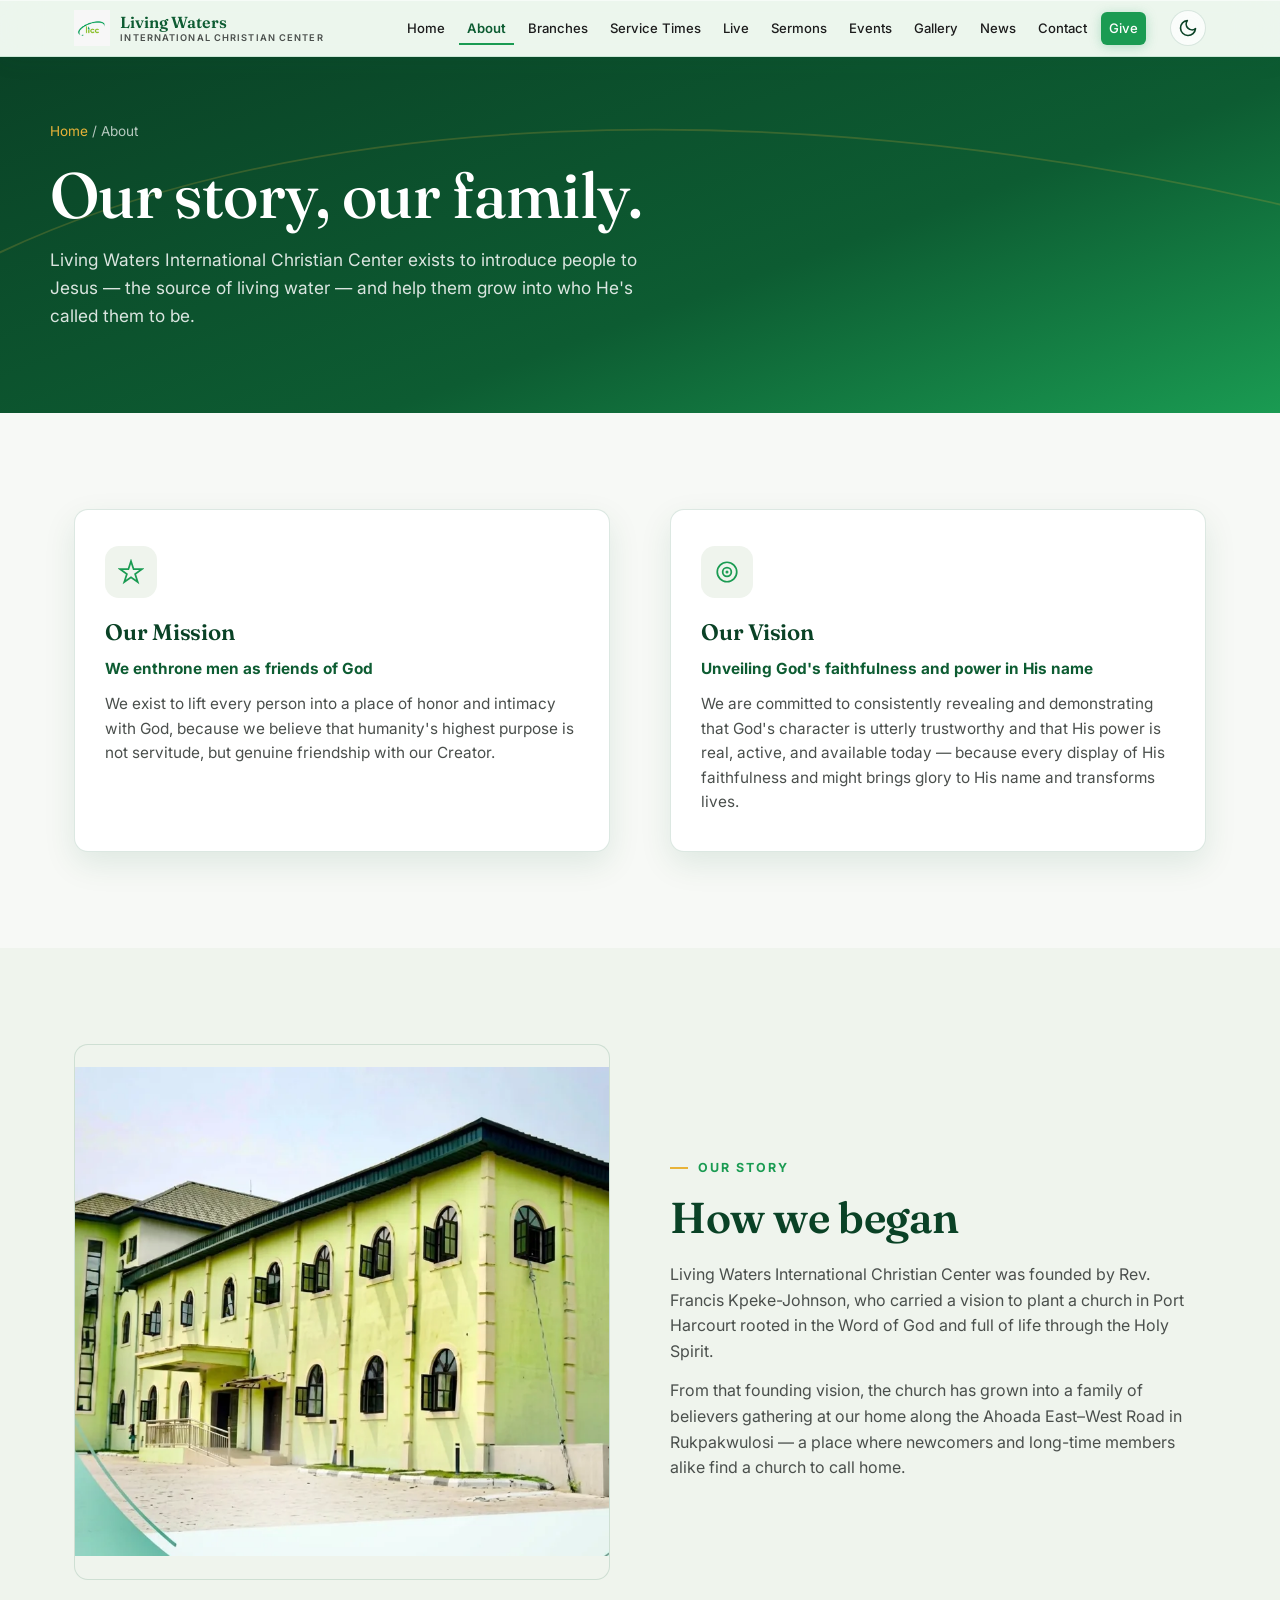
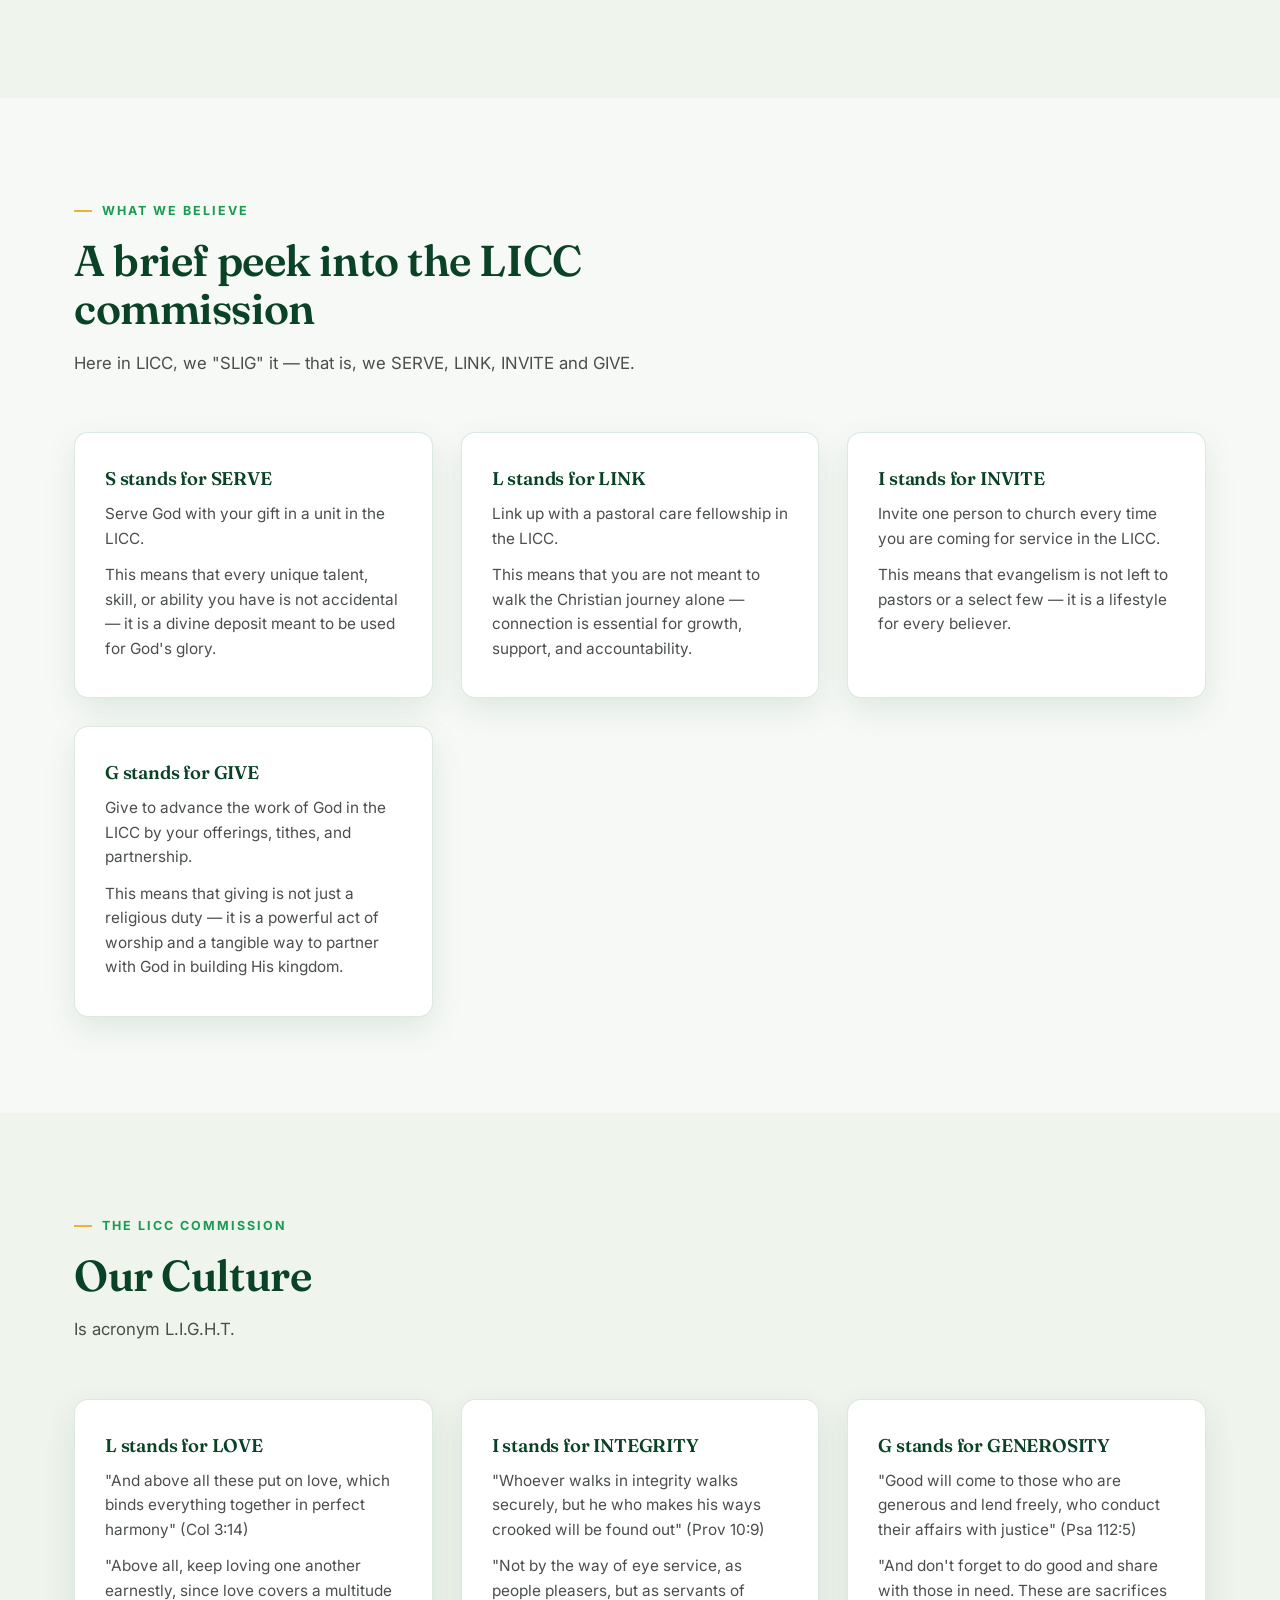
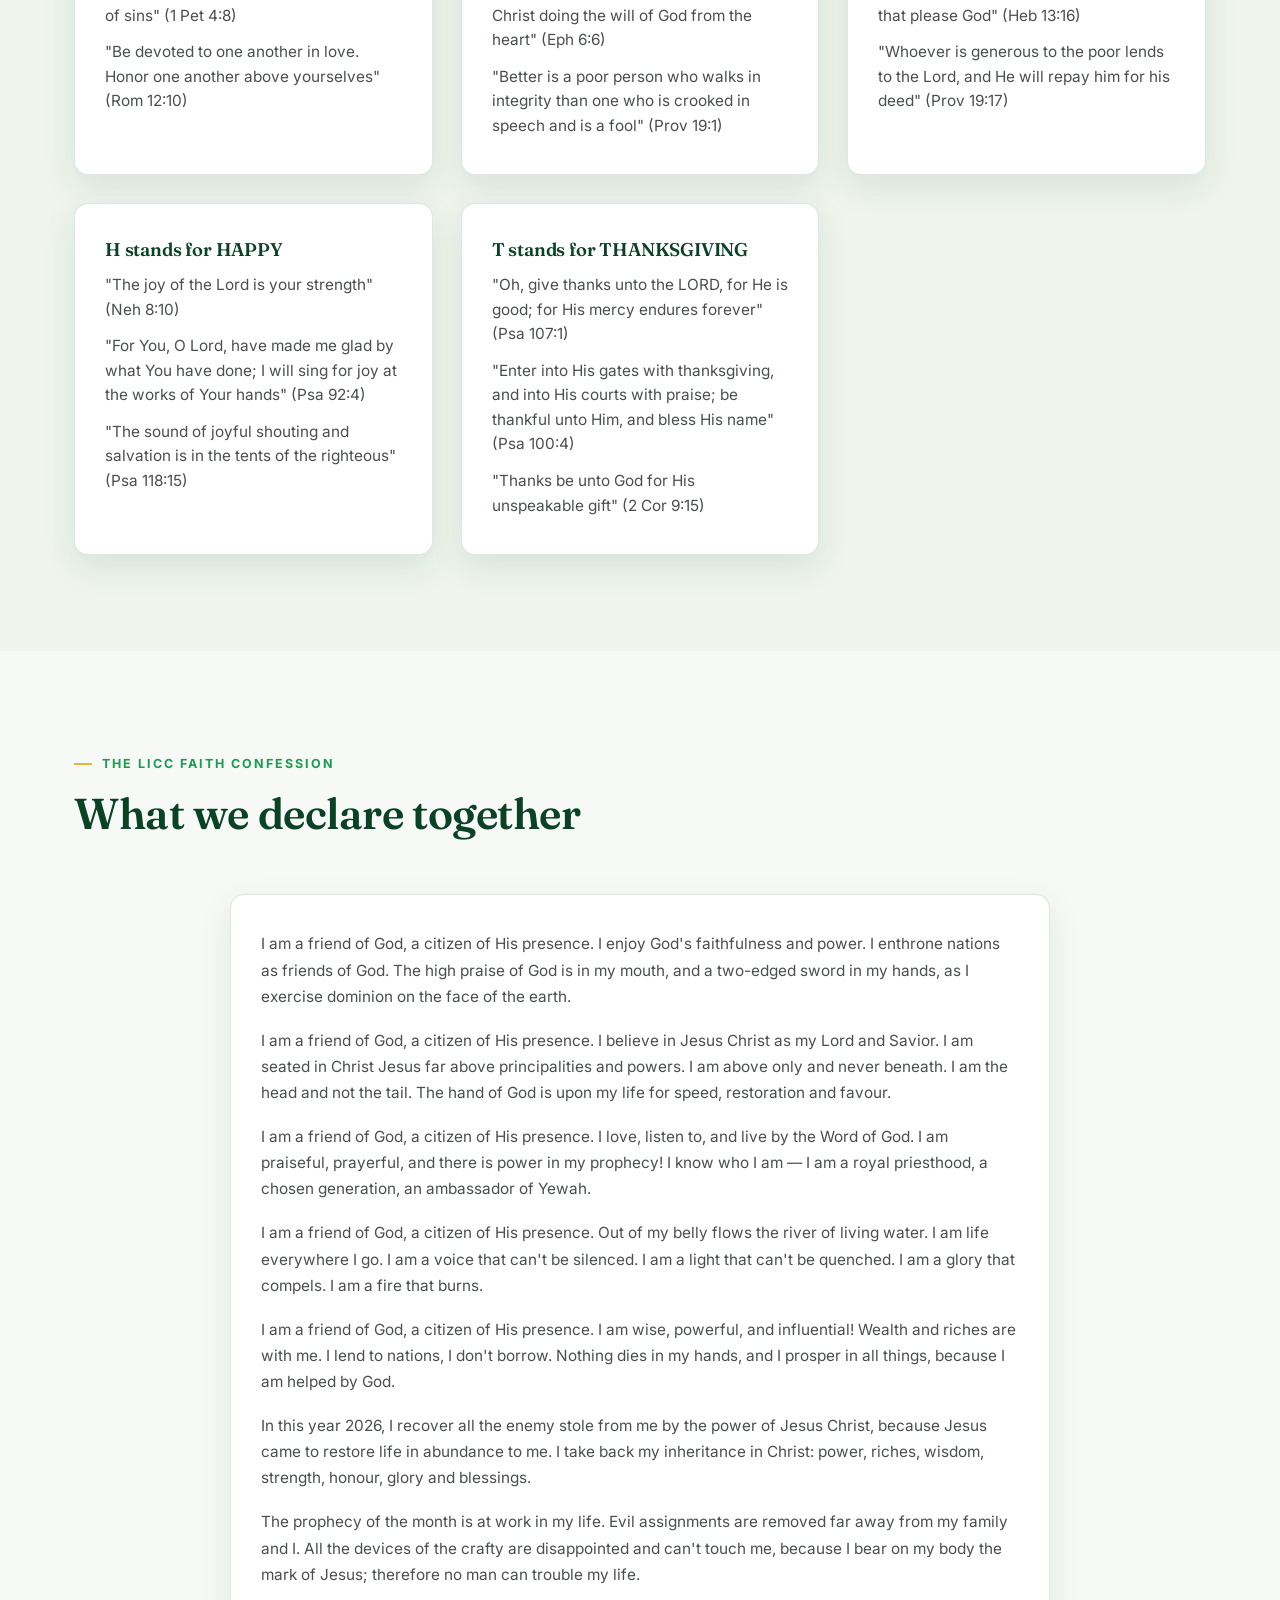
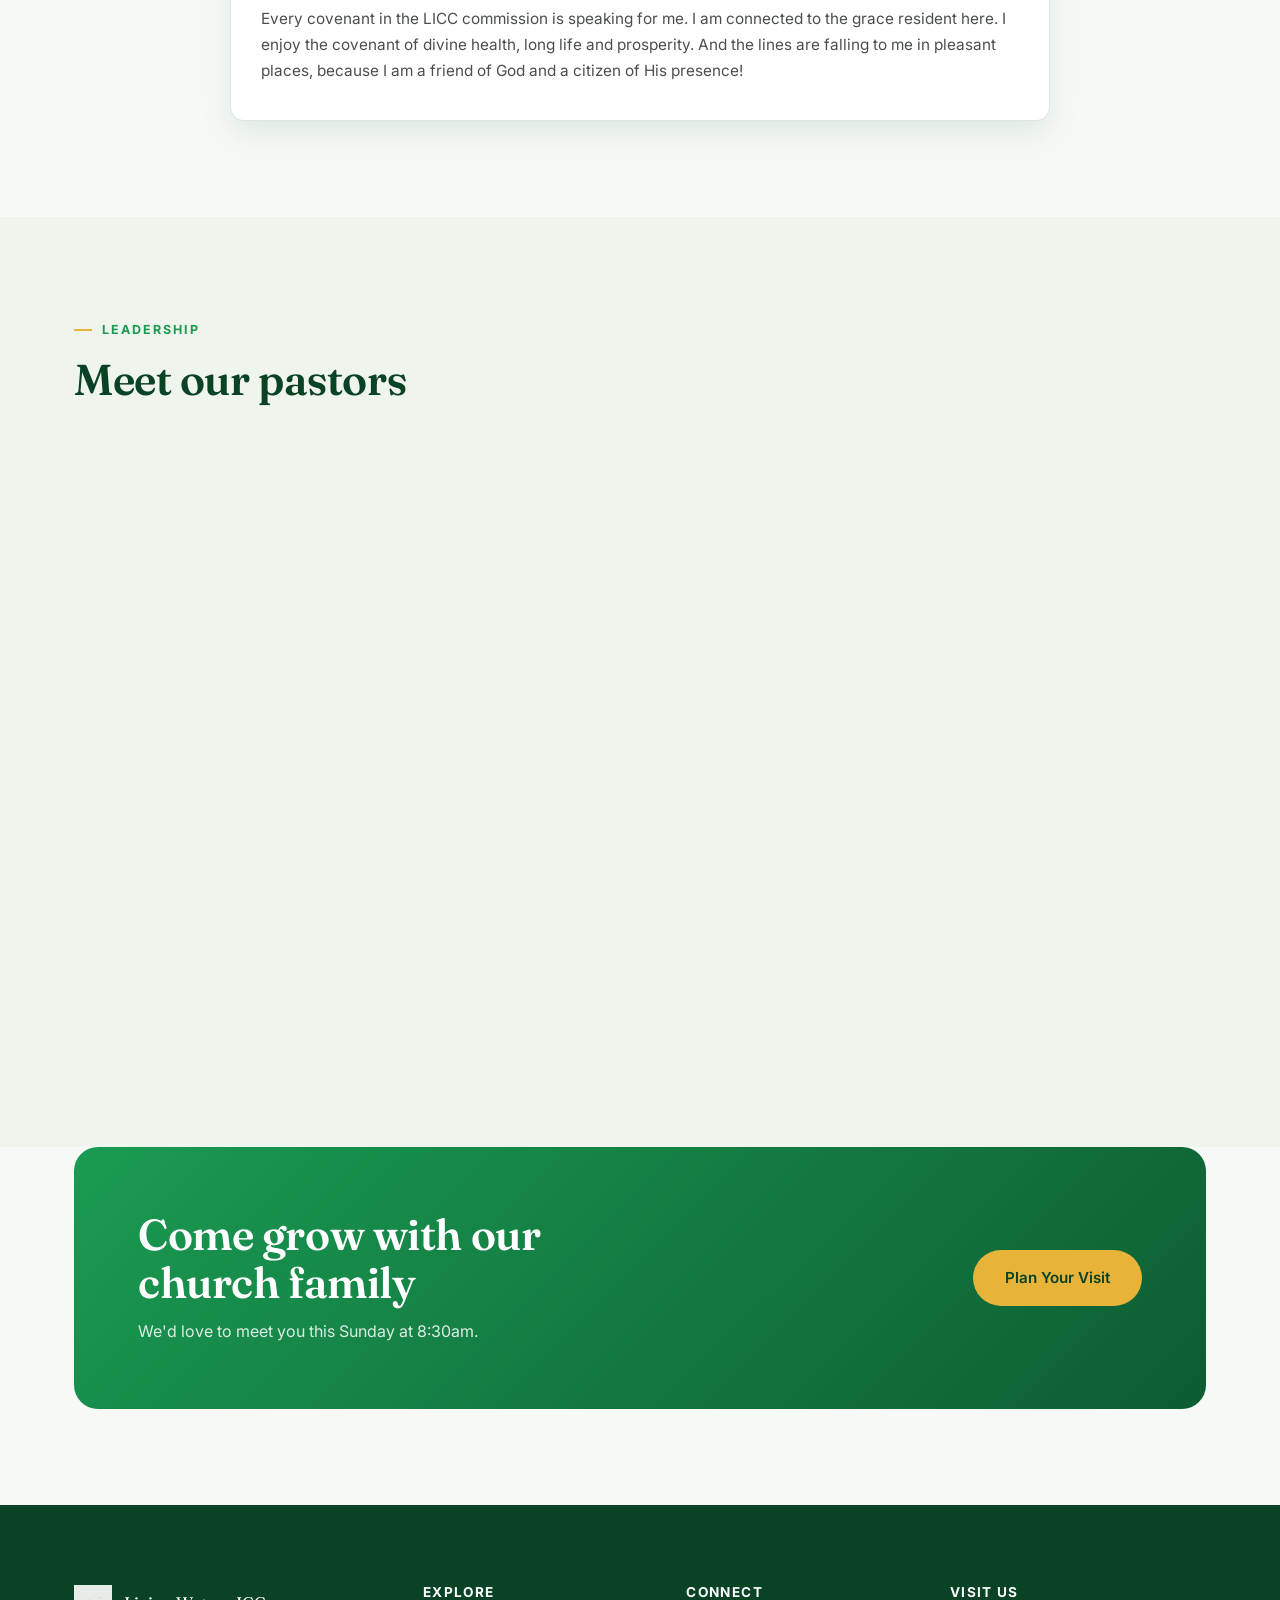
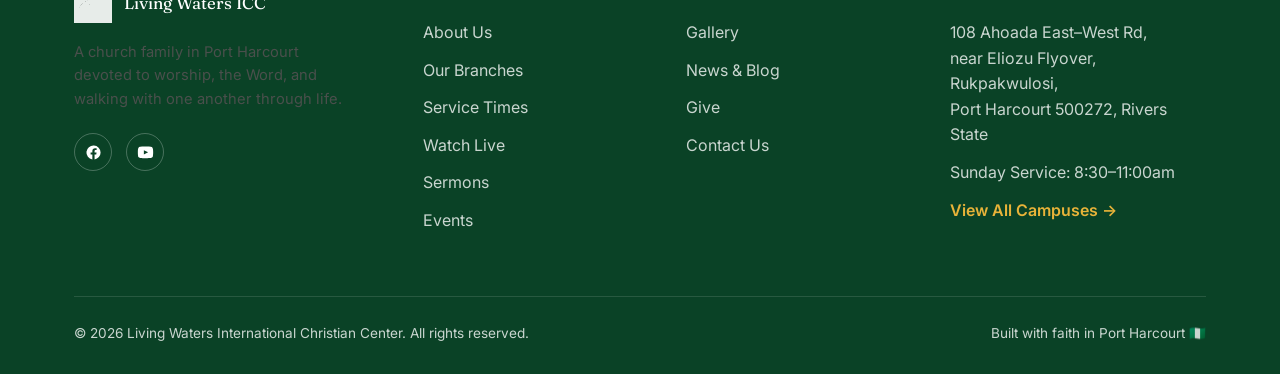
<file: about.html>
<!DOCTYPE html>
<html lang="en">

<head>
  <meta charset="UTF-8">
  <meta name="viewport" content="width=device-width, initial-scale=1.0">
  <title>About Us | Living Waters International Christian Center</title>
  <meta name="description"
    content="Learn about Living Waters International Christian Center (LICC) in Port Harcourt — our story, our beliefs, and the pastors leading our church family.">
  <meta name="referrer" content="strict-origin-when-cross-origin">
  <meta http-equiv="X-Content-Type-Options" content="nosniff">
  <link rel="icon" href="logo.png" type="image/png">
  <link rel="preconnect" href="https://fonts.googleapis.com">
  <link rel="preconnect" href="https://fonts.gstatic.com" crossorigin>
  <link
    href="https://fonts.googleapis.com/css2?family=Fraunces:opsz,wght@9..144,400..700&family=Inter:wght@400;500;600;700;800&display=swap"
    rel="stylesheet">
  <link rel="stylesheet" href="style.css">
  <script>
    (function () {
      var t = localStorage.getItem('licc-theme');
      if (t === 'dark' || (!t && window.matchMedia && window.matchMedia('(prefers-color-scheme: dark)').matches)) {
        document.documentElement.setAttribute('data-theme', 'dark');
      } else {
        document.documentElement.setAttribute('data-theme', 'light');
      }
    })();
  </script>
  <style>
    .confession-block p {
      margin-top: 18px;
      line-height: 1.7;
    }

    .confession-block p:first-child {
      margin-top: 0;
    }

    .culture-card p {
      margin-top: 12px;
    }

    .culture-card p:first-child {
      margin-top: 0;
    }
  </style>
</head>

<body>

  <a href="#main" class="skip-link">Skip to content</a>

  <header class="site-header">
    <div class="header-inner">
      <a href="index.html" class="brand">
        <img src="logo.png" alt="LICC logo">
        <span class="brand-text">Living Waters<span>International Christian Center</span></span>
      </a>
      <nav class="main-nav">
        <a href="index.html">Home</a>
        <a href="about.html" class="active">About</a>
        <a href="branches.html">Branches</a>
        <a href="service-times.html">Service Times</a>
        <a href="live.html" class="nav-live"><span class="live-dot" style="display:none;"></span>Live</a>
        <a href="sermons.html">Sermons</a>
        <a href="events.html">Events</a>
        <a href="gallery.html">Gallery</a>
        <a href="blog.html">News</a>
        <a href="contact.html">Contact</a>
        <a href="give.html" class="nav-cta">Give</a>
      </nav>
      <div class="header-actions">
        <button class="theme-toggle-btn" aria-label="Toggle dark and light mode" title="Switch theme (Dark / Light)">
          <svg class="theme-icon-sun" viewBox="0 0 24 24" fill="none" stroke="currentColor" stroke-width="2" stroke-linecap="round" stroke-linejoin="round">
            <circle cx="12" cy="12" r="5"></circle>
            <line x1="12" y1="1" x2="12" y2="3"></line>
            <line x1="12" y1="21" x2="12" y2="23"></line>
            <line x1="4.22" y1="4.22" x2="5.64" y2="5.64"></line>
            <line x1="18.36" y1="18.36" x2="19.78" y2="19.78"></line>
            <line x1="1" y1="12" x2="3" y2="12"></line>
            <line x1="21" y1="12" x2="23" y2="12"></line>
            <line x1="4.22" y1="19.78" x2="5.64" y2="18.36"></line>
            <line x1="18.36" y1="5.64" x2="19.78" y2="4.22"></line>
          </svg>
          <svg class="theme-icon-moon" viewBox="0 0 24 24" fill="none" stroke="currentColor" stroke-width="2" stroke-linecap="round" stroke-linejoin="round">
            <path d="M21 12.79A9 9 0 1 1 11.21 3 7 7 0 0 0 21 12.79z"></path>
          </svg>
        </button>
        <button class="nav-toggle" aria-label="Toggle menu" aria-expanded="false">
          <span></span><span></span><span></span>
        </button>
      </div>
    </div>
  </header>
  <div class="nav-overlay"></div>

  <main id="main">

    <section class="page-hero">
      <svg class="hero-arc" viewBox="0 0 1200 400" preserveAspectRatio="none" aria-hidden="true"
        style="position:absolute;inset:0;opacity:0.4;">
        <path d="M -50 250 C 250 50, 750 30, 1250 180" stroke="#E8B339" stroke-width="2" fill="none" opacity="0.5" />
      </svg>
      <div class="page-hero-inner">
        <div class="breadcrumb"><a href="index.html">Home</a> / About</div>
        <h1>Our story, our family.</h1>
        <p>Living Waters International Christian Center exists to introduce people to Jesus — the source of living water
          — and help them grow into who He's called them to be.</p>
      </div>
    </section>

    <!-- MISSION / VISION -->
    <section>
      <div class="container">
        <div class="grid-2" style="gap:60px;">
          <div class="card reveal">
            <div class="card-icon">
              <svg viewBox="0 0 24 24" fill="none" stroke="#1A9B52" stroke-width="1.6">
                <path d="M12 2l2.4 7.4H22l-6.2 4.5 2.4 7.4L12 16.8l-6.2 4.5 2.4-7.4L2 9.4h7.6z" />
              </svg>
            </div>
            <h3>Our Mission</h3>
            <p style="font-weight:700; color:var(--green-deep); margin-bottom:10px;">We enthrone men as friends of God
            </p>
            <p>We exist to lift every person into a place of honor and intimacy with God, because we believe that
              humanity's highest purpose is not servitude, but genuine friendship with our Creator.</p>
          </div>
          <div class="card reveal">
            <div class="card-icon">
              <svg viewBox="0 0 24 24" fill="none" stroke="#1A9B52" stroke-width="1.6">
                <circle cx="12" cy="12" r="9" />
                <circle cx="12" cy="12" r="4" />
                <circle cx="12" cy="12" r="0.6" fill="#1A9B52" />
              </svg>
            </div>
            <h3>Our Vision</h3>
            <p style="font-weight:700; color:var(--green-deep); margin-bottom:10px;">Unveiling God's faithfulness and
              power in His name</p>
            <p>We are committed to consistently revealing and demonstrating that God's character is utterly trustworthy
              and that His power is real, active, and available today — because every display of His faithfulness and
              might brings glory to His name and transforms lives.</p>
          </div>
        </div>
      </div>
    </section>

    <!-- OUR STORY -->
    <section class="section-alt">
      <div class="container">
        <div class="grid-2" style="align-items:center; gap:60px;">
          <div class="leader-photo">
            <picture>
              <source srcset="liccphoto.webp" type="image/webp">
              <img src="liccphoto.png" alt="Rev. Francis Kpeke-Johnson" width="480" height="480" loading="lazy" decoding="async"
                style="width:100%;height:100%;object-fit:cover;object-position:top center;">
            </picture>
          </div>
          <div class="reveal">
            <div class="eyebrow">Our Story</div>
            <h2 style="margin-top:16px;">How we began</h2>
            <p style="margin-top:20px;">Living Waters International Christian Center was founded by Rev. Francis
              Kpeke-Johnson, who carried a vision to plant a church in Port Harcourt rooted in the Word of God and full
              of life through the Holy Spirit.</p>
            <p style="margin-top:14px;">From that founding vision, the church has grown into a family of believers
              gathering at our home along the Ahoada East–West Road in Rukpakwulosi — a place where newcomers and
              long-time members alike find a church to call home.</p>
            <p style="margin-top:14px; font-size:0.9rem; color:var(--ink-soft);"><em></em>
            </p>
          </div>
        </div>
      </div>
    </section>

    <!-- LICC COMMISSION: SLIG -->
    <section>
      <div class="container">
        <div class="section-head reveal">
          <div class="eyebrow">What We Believe</div>
          <h2>A brief peek into the LICC commission</h2>
          <p>Here in LICC, we "SLIG" it — that is, we SERVE, LINK, INVITE and GIVE.</p>
        </div>
        <div class="grid-3">
          <div class="card reveal culture-card">
            <h3 style="font-size:1.15rem;">S stands for SERVE</h3>
            <p>Serve God with your gift in a unit in the LICC.</p>
            <p>This means that every unique talent, skill, or ability you have is not accidental — it is a divine
              deposit meant to be used for God's glory.</p>
          </div>
          <div class="card reveal culture-card">
            <h3 style="font-size:1.15rem;">L stands for LINK</h3>
            <p>Link up with a pastoral care fellowship in the LICC.</p>
            <p>This means that you are not meant to walk the Christian journey alone — connection is essential for
              growth, support, and accountability.</p>
          </div>
          <div class="card reveal culture-card">
            <h3 style="font-size:1.15rem;">I stands for INVITE</h3>
            <p>Invite one person to church every time you are coming for service in the LICC.</p>
            <p>This means that evangelism is not left to pastors or a select few — it is a lifestyle for every believer.
            </p>
          </div>
          <div class="card reveal culture-card">
            <h3 style="font-size:1.15rem;">G stands for GIVE</h3>
            <p>Give to advance the work of God in the LICC by your offerings, tithes, and partnership.</p>
            <p>This means that giving is not just a religious duty — it is a powerful act of worship and a tangible way
              to partner with God in building His kingdom.</p>
          </div>
        </div>
      </div>
    </section>

    <!-- CULTURE: LIGHT -->
    <section class="section-alt">
      <div class="container">
        <div class="section-head reveal">
          <div class="eyebrow">The LICC Commission</div>
          <h2>Our Culture</h2>
          <p>Is acronym L.I.G.H.T.</p>
        </div>
        <div class="grid-3">
          <div class="card reveal culture-card">
            <h3 style="font-size:1.15rem;">L stands for LOVE</h3>
            <p>"And above all these put on love, which binds everything together in perfect harmony" (Col 3:14)</p>
            <p>"Above all, keep loving one another earnestly, since love covers a multitude of sins" (1 Pet 4:8)</p>
            <p>"Be devoted to one another in love. Honor one another above yourselves" (Rom 12:10)</p>
          </div>
          <div class="card reveal culture-card">
            <h3 style="font-size:1.15rem;">I stands for INTEGRITY</h3>
            <p>"Whoever walks in integrity walks securely, but he who makes his ways crooked will be found out" (Prov
              10:9)</p>
            <p>"Not by the way of eye service, as people pleasers, but as servants of Christ doing the will of God from
              the heart" (Eph 6:6)</p>
            <p>"Better is a poor person who walks in integrity than one who is crooked in speech and is a fool" (Prov
              19:1)</p>
          </div>
          <div class="card reveal culture-card">
            <h3 style="font-size:1.15rem;">G stands for GENEROSITY</h3>
            <p>"Good will come to those who are generous and lend freely, who conduct their affairs with justice" (Psa
              112:5)</p>
            <p>"And don't forget to do good and share with those in need. These are sacrifices that please God" (Heb
              13:16)</p>
            <p>"Whoever is generous to the poor lends to the Lord, and He will repay him for his deed" (Prov 19:17)</p>
          </div>
          <div class="card reveal culture-card">
            <h3 style="font-size:1.15rem;">H stands for HAPPY</h3>
            <p>"The joy of the Lord is your strength" (Neh 8:10)</p>
            <p>"For You, O Lord, have made me glad by what You have done; I will sing for joy at the works of Your
              hands" (Psa 92:4)</p>
            <p>"The sound of joyful shouting and salvation is in the tents of the righteous" (Psa 118:15)</p>
          </div>
          <div class="card reveal culture-card">
            <h3 style="font-size:1.15rem;">T stands for THANKSGIVING</h3>
            <p>"Oh, give thanks unto the LORD, for He is good; for His mercy endures forever" (Psa 107:1)</p>
            <p>"Enter into His gates with thanksgiving, and into His courts with praise; be thankful unto Him, and bless
              His name" (Psa 100:4)</p>
            <p>"Thanks be unto God for His unspeakable gift" (2 Cor 9:15)</p>
          </div>
        </div>
      </div>
    </section>

    <!-- FAITH CONFESSION -->
    <section>
      <div class="container">
        <div class="section-head reveal">
          <div class="eyebrow">The LICC Faith Confession</div>
          <h2>What we declare together</h2>
        </div>
        <div class="card reveal confession-block" style="max-width:820px; margin:0 auto;">
          <p>I am a friend of God, a citizen of His presence. I enjoy God's faithfulness and power. I enthrone nations
            as friends of God. The high praise of God is in my mouth, and a two-edged sword in my hands, as I exercise
            dominion on the face of the earth.</p>

          <p>I am a friend of God, a citizen of His presence. I believe in Jesus Christ as my Lord and Savior. I am
            seated in Christ Jesus far above principalities and powers. I am above only and never beneath. I am the head
            and not the tail. The hand of God is upon my life for speed, restoration and favour.</p>

          <p>I am a friend of God, a citizen of His presence. I love, listen to, and live by the Word of God. I am
            praiseful, prayerful, and there is power in my prophecy! I know who I am — I am a royal priesthood, a chosen
            generation, an ambassador of Yewah.</p>

          <p>I am a friend of God, a citizen of His presence. Out of my belly flows the river of living water. I am life
            everywhere I go. I am a voice that can't be silenced. I am a light that can't be quenched. I am a glory that
            compels. I am a fire that burns.</p>

          <p>I am a friend of God, a citizen of His presence. I am wise, powerful, and influential! Wealth and riches
            are with me. I lend to nations, I don't borrow. Nothing dies in my hands, and I prosper in all things,
            because I am helped by God.</p>

          <p>In this year 2026, I recover all the enemy stole from me by the power of Jesus Christ, because Jesus came
            to restore life in abundance to me. I take back my inheritance in Christ: power, riches, wisdom, strength,
            honour, glory and blessings.</p>

          <p>The prophecy of the month is at work in my life. Evil assignments are removed far away from my family and
            I. All the devices of the crafty are disappointed and can't touch me, because I bear on my body the mark of
            Jesus; therefore no man can trouble my life.</p>

          <p>Every covenant in the LICC commission is speaking for me. I am connected to the grace resident here. I
            enjoy the covenant of divine health, long life and prosperity. And the lines are falling to me in pleasant
            places, because I am a friend of God and a citizen of His presence!</p>
        </div>
      </div>
    </section>

    <!-- LEADERSHIP -->
    <section class="section-alt">
      <div class="container">
        <div class="section-head reveal">
          <div class="eyebrow">Leadership</div>
          <h2>Meet our pastors</h2>
        </div>
        <div class="grid-2" style="max-width:780px;">
          <div class="leader-card reveal">
            <div class="leader-photo">
              <picture>
                <source srcset="pastor-francis.webp" type="image/webp">
                <img src="pastor-francis.jpg" alt="Rev. Francis Kpeke-Johnson" width="360" height="360" loading="lazy" decoding="async"
                  style="width:100%;height:100%;object-fit:cover;object-position:top center;">
              </picture>
            </div>
            <h3>Rev. Francis Kpeke-Johnson</h3>
            <div class="leader-role">Founding Pastor</div>
            <p>Rev. Francis Kpeke-Johnson is the founding pastor of Living Waters International Christian Center,
              having carried the original vision to establish a Spirit-led, Word-based church in Port Harcourt.</p>
          </div>
          <div class="leader-card reveal">
            <div class="leader-photo">
              <picture>
                <source srcset="pastor-anne.webp" type="image/webp">
                <img src="pastor-anne.jpg" alt="Rev. Anne Francis Kpeke-Johnson" width="360" height="360" loading="lazy" decoding="async"
                  style="width:100%;height:100%;object-fit:cover;object-position:top center;">
              </picture>
            </div>
            <h3>Rev. Anne Francis Kpeke-Johnson</h3>
            <div class="leader-role">Lead Pastor</div>
            <p>Rev. Anne Francis Kpeke-Johnson serves as lead pastor, shepherding the church family today through
              teaching, discipleship, and pastoral care.</p>
          </div>
        </div>
      </div>
    </section>

    <section style="padding-top:0;">
      <div class="container">
        <div class="cta-banner reveal">
          <div>
            <h2>Come grow with our church family</h2>
            <p>We'd love to meet you this Sunday at 8:30am.</p>
          </div>
          <a href="service-times.html" class="btn btn-gold">Plan Your Visit</a>
        </div>
      </div>
    </section>

  </main>
  <footer class="site-footer">
    <div class="container">
      <div class="footer-grid">
        <div>
          <div class="footer-brand">
            <img src="logo.png" alt="LICC logo">
            <span class="footer-brand-text">Living Waters ICC</span>
          </div>
          <p style="max-width:280px; font-size:0.92rem;">A church family in Port Harcourt devoted to worship, the Word,
            and walking with one another through life.</p>
          <div class="social-row" style="margin-top:22px;">
            <a href="https://www.facebook.com/theliccglobal" target="_blank" rel="noopener noreferrer" aria-label="Facebook"><svg
                viewBox="0 0 24 24" fill="white">
                <path
                  d="M22 12a10 10 0 1 0-11.6 9.9v-7H7.9V12h2.5V9.8c0-2.5 1.5-3.9 3.8-3.9 1.1 0 2.2.2 2.2.2v2.5h-1.3c-1.2 0-1.6.8-1.6 1.6V12h2.8l-.4 2.9h-2.4v7A10 10 0 0 0 22 12z" />
              </svg></a>
            <a href="https://www.youtube.com/@liccglobaltv" target="_blank" rel="noopener noreferrer" aria-label="YouTube"><svg
                viewBox="0 0 24 24" fill="white">
                <path
                  d="M22.5 7.2s-.2-1.6-.9-2.3c-.8-.9-1.7-.9-2.2-1C16 3.6 12 3.6 12 3.6h0s-4 0-7.4.3c-.5.1-1.4.1-2.2 1-.7.7-.9 2.3-.9 2.3S1.2 9 1.2 10.9v1.9c0 1.9.3 3.7.3 3.7s.2 1.6.9 2.3c.8.9 1.9.9 2.4 1 1.7.2 7.2.3 7.2.3s4 0 7.4-.3c.5-.1 1.4-.1 2.2-1 .7-.7.9-2.3.9-2.3s.3-1.9.3-3.7v-1.9c0-1.9-.3-3.7-.3-3.7zM9.7 14.9V8.7l6 3.1-6 3.1z" />
              </svg></a>
          </div>
        </div>
        <div>
          <h4>Explore</h4>
          <ul>
            <li><a href="about.html">About Us</a></li>
            <li><a href="branches.html">Our Branches</a></li>
            <li><a href="service-times.html">Service Times</a></li>
            <li><a href="live.html">Watch Live</a></li>
            <li><a href="sermons.html">Sermons</a></li>
            <li><a href="events.html">Events</a></li>
          </ul>
        </div>
        <div>
          <h4>Connect</h4>
          <ul>
            <li><a href="gallery.html">Gallery</a></li>
            <li><a href="blog.html">News & Blog</a></li>
            <li><a href="give.html">Give</a></li>
            <li><a href="contact.html">Contact Us</a></li>
          </ul>
        </div>
        <div>
          <h4>Visit Us</h4>
          <ul>
            <li>108 Ahoada East–West Rd,<br>near Eliozu Flyover, Rukpakwulosi,<br>Port Harcourt 500272, Rivers State
            </li>
            <li>Sunday Service: 8:30–11:00am</li>
            <li style="margin-top:6px;"><a href="branches.html" style="color:var(--gold); font-weight:600;">View All Campuses &rarr;</a></li>
          </ul>
        </div>
      </div>
      <div class="footer-bottom">
        <span>&copy; 2026 Living Waters International Christian Center. All rights reserved.</span>
        <span>Built with faith in Port Harcourt 🇳🇬</span>
      </div>
    </div>
  </footer>
  <script src="main.js"></script>
  <script>
    (function () {
      function isLikelyServiceTime() {
        var now = new Date();
        var day = now.getDay();
        var totalMins = now.getHours() * 60 + now.getMinutes();
        return day === 0 && totalMins >= (8 * 60) && totalMins <= (11 * 60 + 30);
      }
      if (isLikelyServiceTime()) {
        document.querySelectorAll(".nav-live .live-dot").forEach(function (dot) {
          dot.style.display = "inline-block";
        });
      }
    })();
  </script>
</body>

</html>
</file>
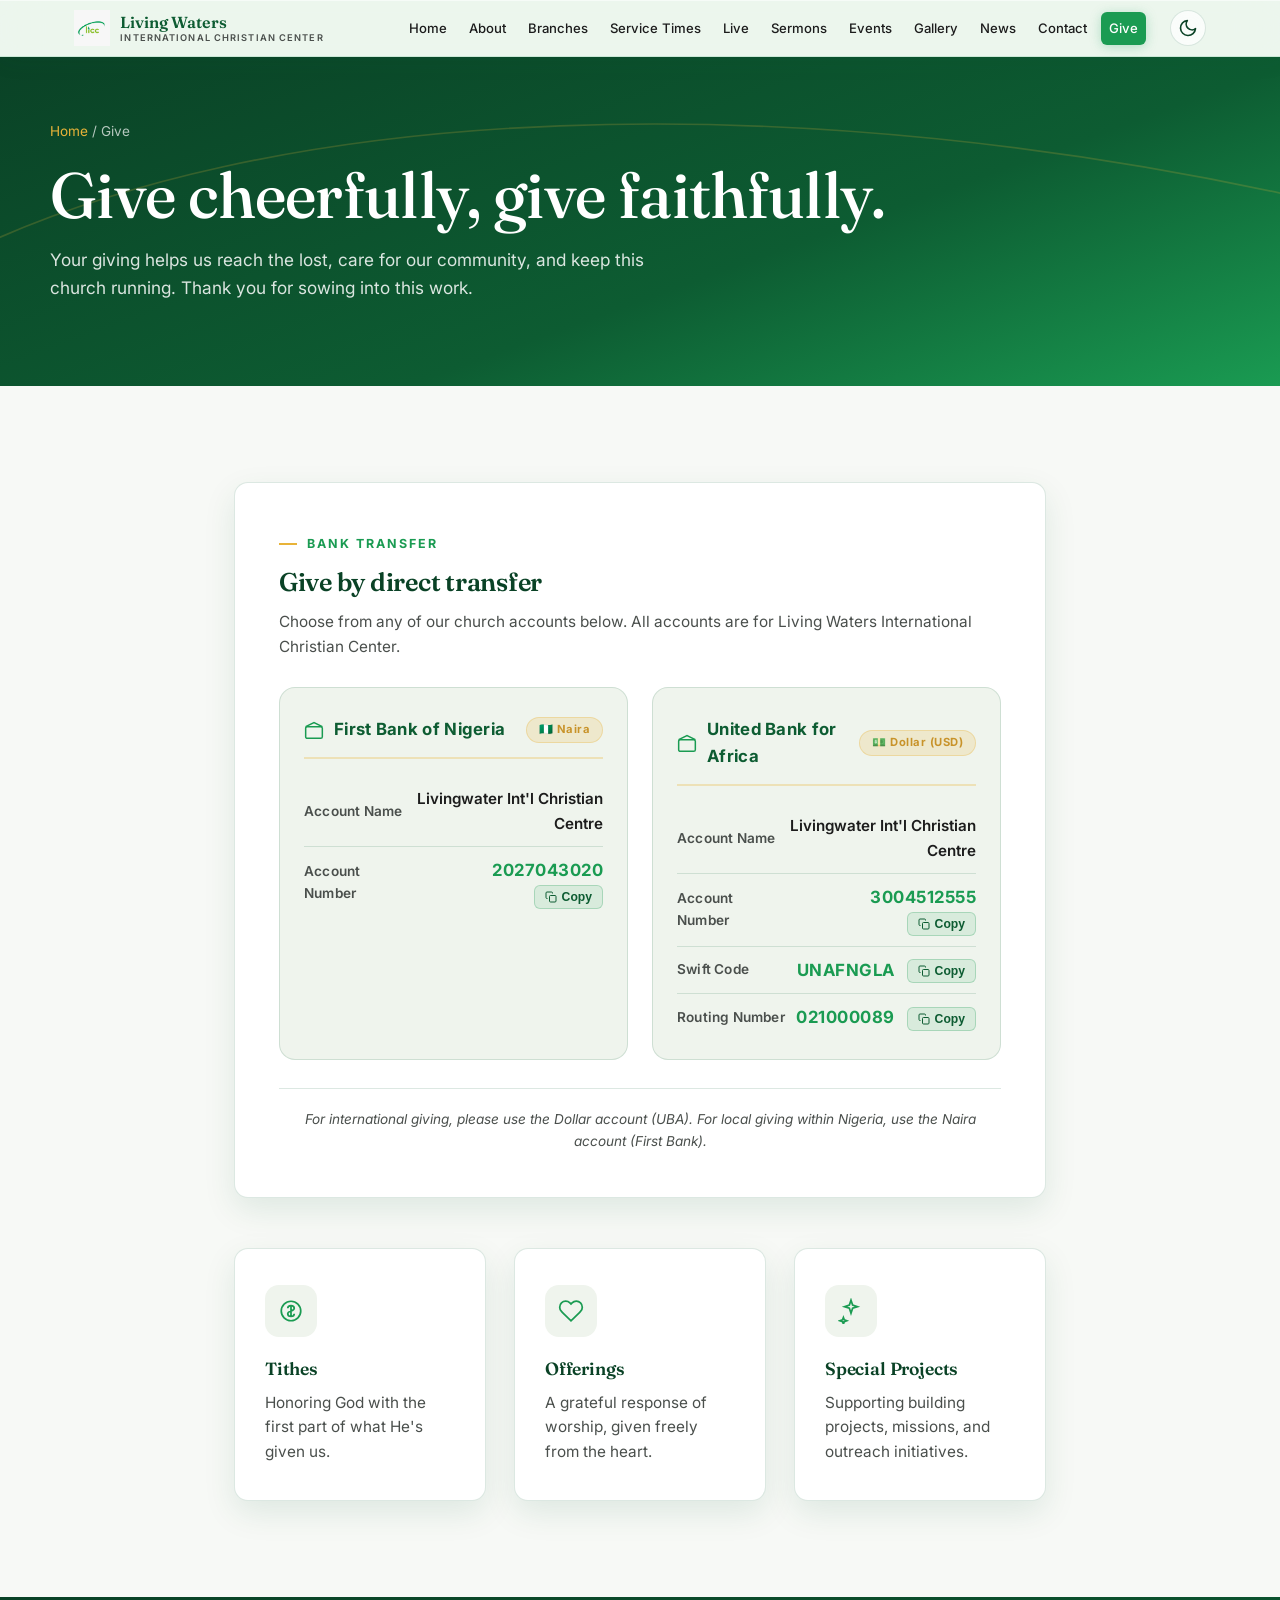
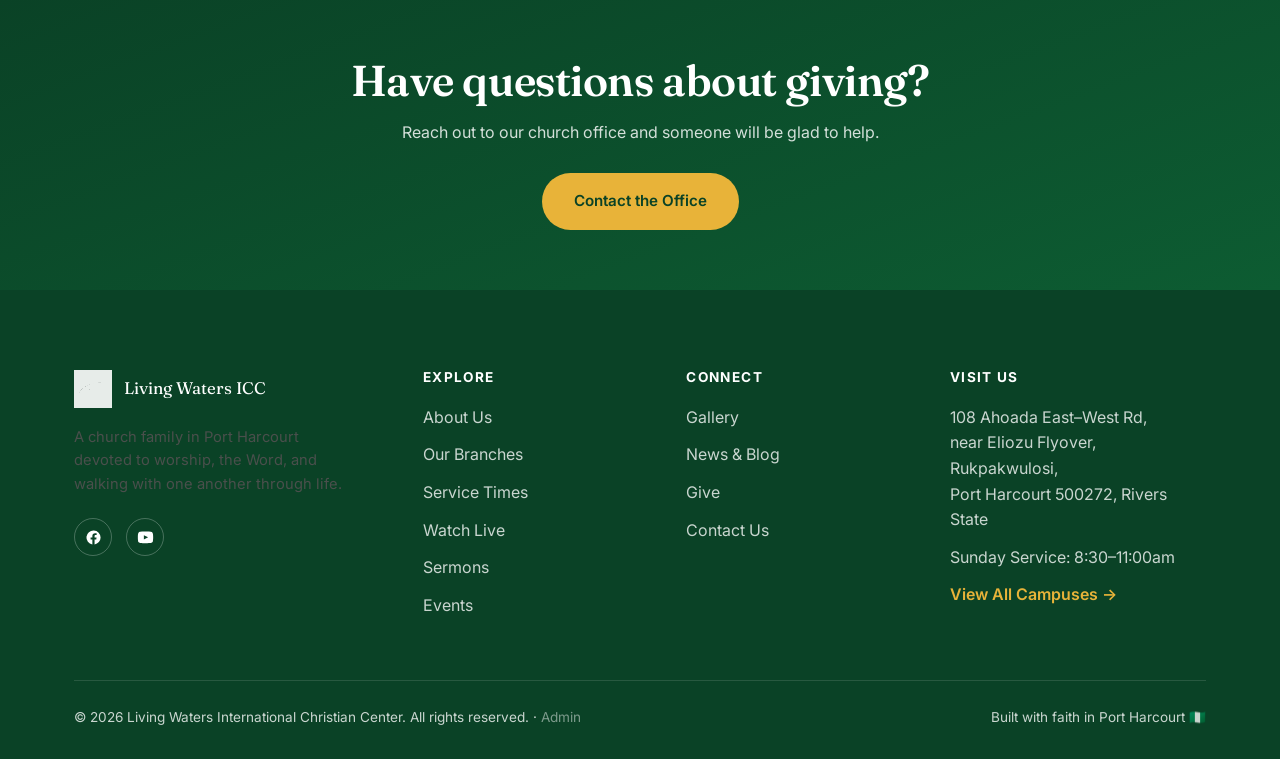
<file: give.html>
<!DOCTYPE html>
<html lang="en">

<head>
  <meta charset="UTF-8">
  <meta name="viewport" content="width=device-width, initial-scale=1.0">
  <title>Give | Living Waters International Christian Center</title>
  <meta name="description"
    content="Support the work of God through giving at Living Waters International Christian Center, Port Harcourt.">
  <meta name="referrer" content="strict-origin-when-cross-origin">
  <meta http-equiv="X-Content-Type-Options" content="nosniff">
  <link rel="icon" href="logo.png" type="image/png">
  <link rel="preconnect" href="https://fonts.googleapis.com">
  <link rel="preconnect" href="https://fonts.gstatic.com" crossorigin>
  <link
    href="https://fonts.googleapis.com/css2?family=Fraunces:opsz,wght@9..144,400..700&family=Inter:wght@400;500;600;700;800&display=swap"
    rel="stylesheet">
  <link rel="stylesheet" href="style.css">
  <script>
    (function () {
      var t = localStorage.getItem('licc-theme');
      if (t === 'dark' || (!t && window.matchMedia && window.matchMedia('(prefers-color-scheme: dark)').matches)) {
        document.documentElement.setAttribute('data-theme', 'dark');
      } else {
        document.documentElement.setAttribute('data-theme', 'light');
      }
    })();
  </script>
  <style>
    .bank-accounts-grid {
      display: grid;
      grid-template-columns: 1fr 1fr;
      gap: 24px;
      margin-top: 28px;
    }

    .bank-account-card {
      background: var(--bg-warm-2);
      border: 1px solid var(--line);
      border-radius: 16px;
      padding: 28px 24px;
      transition: all 0.3s ease;
    }

    .bank-account-card:hover {
      border-color: var(--gold);
      background: white;
      box-shadow: var(--shadow-soft);
    }

    .bank-account-card .bank-header {
      display: flex;
      align-items: center;
      justify-content: space-between;
      margin-bottom: 18px;
      padding-bottom: 14px;
      border-bottom: 2px solid rgba(232, 179, 57, 0.3);
    }

    .bank-account-card .bank-name {
      font-weight: 700;
      color: var(--green-deep);
      font-size: 1.05rem;
      display: flex;
      align-items: center;
      gap: 10px;
      letter-spacing: 0.3px;
    }

    .bank-account-card .bank-name svg {
      width: 20px;
      height: 20px;
      flex-shrink: 0;
    }

    .bank-account-card .currency-badge {
      background: rgba(232, 179, 57, 0.18);
      color: var(--gold-deep);
      font-size: 0.7rem;
      padding: 3px 12px;
      border-radius: 20px;
      font-weight: 700;
      letter-spacing: 0.5px;
      border: 1px solid rgba(232, 179, 57, 0.3);
      white-space: nowrap;
    }

    .bank-detail-row {
      display: flex;
      justify-content: space-between;
      align-items: center;
      padding: 10px 0;
      border-bottom: 1px solid var(--line);
    }

    .bank-detail-row:last-child {
      border-bottom: none;
      padding-bottom: 0;
    }

    .bank-detail-label {
      color: var(--ink-soft);
      font-size: 0.85rem;
      font-weight: 600;
      letter-spacing: 0.2px;
      min-width: 100px;
    }

    .bank-detail-value {
      color: var(--ink);
      font-weight: 600;
      font-size: 0.95rem;
      text-align: right;
      word-break: break-all;
    }

    .bank-detail-value .highlight {
      color: var(--green-primary);
      font-weight: 700;
      font-size: 1.05rem;
      letter-spacing: 0.5px;
    }

    .bank-detail-value .account-name {
      color: var(--ink);
      font-size: 0.95rem;
      font-weight: 600;
    }

    .copy-btn {
      display: inline-flex;
      align-items: center;
      gap: 5px;
      padding: 4px 10px;
      margin-left: 8px;
      font-size: 0.76rem;
      font-weight: 600;
      color: var(--green-deep);
      background: rgba(26, 155, 82, 0.1);
      border: 1px solid rgba(26, 155, 82, 0.25);
      border-radius: 6px;
      cursor: pointer;
      vertical-align: middle;
      transition: background 0.2s, color 0.2s, border-color 0.2s, transform 0.15s;
    }

    .copy-btn:hover {
      background: var(--green-primary);
      color: white;
      border-color: var(--green-primary);
      transform: translateY(-1px);
    }

    .copy-btn svg {
      width: 12px;
      height: 12px;
      stroke: currentColor;
    }

    .copy-btn.copied {
      background: var(--green-deep) !important;
      color: white !important;
      border-color: var(--green-deep) !important;
    }

    @media (max-width: 768px) {
      .bank-accounts-grid {
        grid-template-columns: 1fr;
        gap: 20px;
      }

      .bank-account-card {
        padding: 20px 18px;
      }

      .bank-account-card .bank-header {
        flex-wrap: wrap;
        gap: 8px;
      }

      .bank-detail-row {
        flex-wrap: wrap;
        gap: 4px;
      }

      .bank-detail-label {
        min-width: 80px;
        font-size: 0.8rem;
      }

      .bank-detail-value {
        font-size: 0.88rem;
      }
    }

    @media (max-width: 480px) {
      .bank-account-card .bank-name {
        font-size: 0.9rem;
      }

      .bank-detail-row {
        flex-direction: column;
        align-items: flex-start;
        gap: 2px;
      }

      .bank-detail-value {
        text-align: left;
        width: 100%;
      }
    }
  </style>
</head>

<body>

  <a href="#main" class="skip-link">Skip to content</a>

  <header class="site-header">
    <div class="header-inner">
      <a href="index.html" class="brand">
        <img src="logo.png" alt="LICC logo">
        <span class="brand-text">Living Waters<span>International Christian Center</span></span>
      </a>
      <nav class="main-nav">
        <a href="index.html">Home</a>
        <a href="about.html">About</a>
        <a href="branches.html">Branches</a>
        <a href="service-times.html">Service Times</a>
        <a href="live.html" class="nav-live"><span class="live-dot" style="display:none;"></span>Live</a>
        <a href="sermons.html">Sermons</a>
        <a href="events.html">Events</a>
        <a href="gallery.html">Gallery</a>
        <a href="blog.html">News</a>
        <a href="contact.html">Contact</a>
        <a href="give.html" class="nav-cta">Give</a>
      </nav>
      <div class="header-actions">
        <button class="theme-toggle-btn" aria-label="Toggle dark and light mode" title="Switch theme (Dark / Light)">
          <svg class="theme-icon-sun" viewBox="0 0 24 24" fill="none" stroke="currentColor" stroke-width="2" stroke-linecap="round" stroke-linejoin="round">
            <circle cx="12" cy="12" r="5"></circle>
            <line x1="12" y1="1" x2="12" y2="3"></line>
            <line x1="12" y1="21" x2="12" y2="23"></line>
            <line x1="4.22" y1="4.22" x2="5.64" y2="5.64"></line>
            <line x1="18.36" y1="18.36" x2="19.78" y2="19.78"></line>
            <line x1="1" y1="12" x2="3" y2="12"></line>
            <line x1="21" y1="12" x2="23" y2="12"></line>
            <line x1="4.22" y1="19.78" x2="5.64" y2="18.36"></line>
            <line x1="18.36" y1="5.64" x2="19.78" y2="4.22"></line>
          </svg>
          <svg class="theme-icon-moon" viewBox="0 0 24 24" fill="none" stroke="currentColor" stroke-width="2" stroke-linecap="round" stroke-linejoin="round">
            <path d="M21 12.79A9 9 0 1 1 11.21 3 7 7 0 0 0 21 12.79z"></path>
          </svg>
        </button>
        <button class="nav-toggle" aria-label="Toggle menu" aria-expanded="false">
          <span></span><span></span><span></span>
        </button>
      </div>
    </div>
  </header>
  <div class="nav-overlay"></div>

  <main id="main">

    <section class="page-hero">
      <svg class="hero-arc" viewBox="0 0 1200 400" preserveAspectRatio="none" aria-hidden="true"
        style="position:absolute;inset:0;opacity:0.4;">
        <path d="M -50 250 C 250 50, 750 30, 1250 180" stroke="#E8B339" stroke-width="2" fill="none" opacity="0.5" />
      </svg>
      <div class="page-hero-inner">
        <div class="breadcrumb"><a href="index.html">Home</a> / Give</div>
        <h1>Give cheerfully, give faithfully.</h1>
        <p>Your giving helps us reach the lost, care for our community, and keep this church running. Thank you for
          sowing into this work.</p>
      </div>
    </section>

    <section>
      <div class="container" style="max-width:860px;">
        <div class="card reveal" style="padding:44px;">
          <div class="eyebrow">Bank Transfer</div>
          <h2 style="margin-top:14px; font-size:1.6rem;">Give by direct transfer</h2>
          <p style="margin-top:14px;">Choose from any of our church accounts below. All
            accounts are for Living Waters International Christian Center.</p>

          <div class="bank-accounts-grid">
            <div class="bank-account-card">
              <div class="bank-header">
                <div class="bank-name">
                  <svg viewBox="0 0 24 24" fill="none" stroke="#1A9B52" stroke-width="1.8">
                    <rect x="2" y="8" width="20" height="14" rx="2" />
                    <path d="M2 8l10-5 10 5" />
                  </svg>
                  First Bank of Nigeria
                </div>
                <span class="currency-badge">🇳🇬 Naira</span>
              </div>
              <div class="bank-detail-row">
                <span class="bank-detail-label">Account Name</span>
                <span class="bank-detail-value account-name">Livingwater Int'l Christian Centre</span>
              </div>
              <div class="bank-detail-row">
                <span class="bank-detail-label">Account Number</span>
                <span class="bank-detail-value">
                  <span class="highlight" id="acct-naira">2027043020</span>
                  <button class="copy-btn" onclick="copyText('2027043020', this)" aria-label="Copy account number">
                    <svg viewBox="0 0 24 24" fill="none" stroke-width="2"><rect x="9" y="9" width="13" height="13" rx="2" ry="2"/><path d="M5 15H4a2 2 0 0 1-2-2V4a2 2 0 0 1 2-2h9a2 2 0 0 1 2 2v1"/></svg>
                    <span>Copy</span>
                  </button>
                </span>
              </div>
            </div>

            <div class="bank-account-card">
              <div class="bank-header">
                <div class="bank-name">
                  <svg viewBox="0 0 24 24" fill="none" stroke="#1A9B52" stroke-width="1.8">
                    <rect x="2" y="8" width="20" height="14" rx="2" />
                    <path d="M2 8l10-5 10 5" />
                  </svg>
                  United Bank for Africa
                </div>
                <span class="currency-badge">💵 Dollar (USD)</span>
              </div>
              <div class="bank-detail-row">
                <span class="bank-detail-label">Account Name</span>
                <span class="bank-detail-value account-name">Livingwater Int'l Christian Centre</span>
              </div>
              <div class="bank-detail-row">
                <span class="bank-detail-label">Account Number</span>
                <span class="bank-detail-value">
                  <span class="highlight" id="acct-usd">3004512555</span>
                  <button class="copy-btn" onclick="copyText('3004512555', this)" aria-label="Copy account number">
                    <svg viewBox="0 0 24 24" fill="none" stroke-width="2"><rect x="9" y="9" width="13" height="13" rx="2" ry="2"/><path d="M5 15H4a2 2 0 0 1-2-2V4a2 2 0 0 1 2-2h9a2 2 0 0 1 2 2v1"/></svg>
                    <span>Copy</span>
                  </button>
                </span>
              </div>
              <div class="bank-detail-row">
                <span class="bank-detail-label">Swift Code</span>
                <span class="bank-detail-value">
                  <span class="highlight">UNAFNGLA</span>
                  <button class="copy-btn" onclick="copyText('UNAFNGLA', this)" aria-label="Copy swift code">
                    <svg viewBox="0 0 24 24" fill="none" stroke-width="2"><rect x="9" y="9" width="13" height="13" rx="2" ry="2"/><path d="M5 15H4a2 2 0 0 1-2-2V4a2 2 0 0 1 2-2h9a2 2 0 0 1 2 2v1"/></svg>
                    <span>Copy</span>
                  </button>
                </span>
              </div>
              <div class="bank-detail-row">
                <span class="bank-detail-label">Routing Number</span>
                <span class="bank-detail-value">
                  <span class="highlight">021000089</span>
                  <button class="copy-btn" onclick="copyText('021000089', this)" aria-label="Copy routing number">
                    <svg viewBox="0 0 24 24" fill="none" stroke-width="2"><rect x="9" y="9" width="13" height="13" rx="2" ry="2"/><path d="M5 15H4a2 2 0 0 1-2-2V4a2 2 0 0 1 2-2h9a2 2 0 0 1 2 2v1"/></svg>
                    <span>Copy</span>
                  </button>
                </span>
              </div>
            </div>
          </div>

          <p
            style="margin-top:28px; font-size:0.85rem; color:var(--ink-soft); text-align:center; border-top: 1px solid var(--line); padding-top:20px;">
            <em>For international giving, please use the Dollar account (UBA). For local giving within Nigeria, use the
              Naira account (First Bank).</em>
          </p>
        </div>

        <div class="grid-3" style="margin-top:50px;">
          <div class="card reveal">
            <div class="card-icon">
              <svg viewBox="0 0 24 24" fill="none" stroke="#1A9B52" stroke-width="1.6">
                <circle cx="12" cy="12" r="9" />
                <path
                  d="M12 7v10M9 9.5c0-1.4 1.3-2.5 3-2.5s3 1.1 3 2.5-1.3 2-3 2.5-3 1.1-3 2.5 1.3 2.5 3 2.5 3-1.1 3-2.5" />
              </svg>
            </div>
            <h3 style="font-size:1.1rem;">Tithes</h3>
            <p>Honoring God with the first part of what He's given us.</p>
          </div>
          <div class="card reveal">
            <div class="card-icon">
              <svg viewBox="0 0 24 24" fill="none" stroke="#1A9B52" stroke-width="1.6">
                <path
                  d="M20.8 4.6a5.5 5.5 0 0 0-7.8 0L12 5.6l-1-1a5.5 5.5 0 0 0-7.8 7.8l1 1L12 21l7.8-7.6 1-1a5.5 5.5 0 0 0 0-7.8z" />
              </svg>
            </div>
            <h3 style="font-size:1.1rem;">Offerings</h3>
            <p>A grateful response of worship, given freely from the heart.</p>
          </div>
          <div class="card reveal">
            <div class="card-icon">
              <svg viewBox="0 0 24 24" fill="none" stroke="#1A9B52" stroke-width="1.6">
                <path d="M12 2l1.5 4.5L18 8l-4.5 1.5L12 14l-1.5-4.5L6 8l4.5-1.5z" />
                <path d="M5 18l.8 2.2L8 21l-2.2.8L5 24l-.8-2.2L2 21l2.2-.8z" />
              </svg>
            </div>
            <h3 style="font-size:1.1rem;">Special Projects</h3>
            <p>Supporting building projects, missions, and outreach initiatives.</p>
          </div>
        </div>
      </div>
    </section>

    <section class="section-deep" style="padding:60px 0;">
      <div class="container" style="text-align:center;">
        <h2 style="color:white;">Have questions about giving?</h2>
        <p style="max-width:480px; margin:14px auto 28px;">Reach out to our church office
          and someone will be glad to help.</p>
        <a href="contact.html" class="btn btn-gold">Contact the Office</a>
      </div>
    </section>

  </main>
  <footer class="site-footer">
    <div class="container">
      <div class="footer-grid">
        <div>
          <div class="footer-brand">
            <img src="logo.png" alt="LICC logo">
            <span class="footer-brand-text">Living Waters ICC</span>
          </div>
          <p style="max-width:280px; font-size:0.92rem;">A church family in Port Harcourt devoted to worship, the Word,
            and walking with one another through life.</p>
          <div class="social-row" style="margin-top:22px;">
            <a href="https://www.facebook.com/theliccglobal" target="_blank" rel="noopener noreferrer" aria-label="Facebook"><svg
                viewBox="0 0 24 24" fill="white">
                <path
                  d="M22 12a10 10 0 1 0-11.6 9.9v-7H7.9V12h2.5V9.8c0-2.5 1.5-3.9 3.8-3.9 1.1 0 2.2.2 2.2.2v2.5h-1.3c-1.2 0-1.6.8-1.6 1.6V12h2.8l-.4 2.9h-2.4v7A10 10 0 0 0 22 12z" />
              </svg></a>
            <a href="https://www.youtube.com/@liccglobaltv" target="_blank" rel="noopener noreferrer" aria-label="YouTube"><svg
                viewBox="0 0 24 24" fill="white">
                <path
                  d="M22.5 7.2s-.2-1.6-.9-2.3c-.8-.9-1.7-.9-2.2-1C16 3.6 12 3.6 12 3.6h0s-4 0-7.4.3c-.5.1-1.4.1-2.2 1-.7.7-.9 2.3-.9 2.3S1.2 9 1.2 10.9v1.9c0 1.9.3 3.7.3 3.7s.2 1.6.9 2.3c.8.9 1.9.9 2.4 1 1.7.2 7.2.3 7.2.3s4 0 7.4-.3c.5-.1 1.4-.1 2.2-1 .7-.7.9-2.3.9-2.3s.3-1.9.3-3.7v-1.9c0-1.9-.3-3.7-.3-3.7zM9.7 14.9V8.7l6 3.1-6 3.1z" />
              </svg></a>
          </div>
        </div>
        <div>
          <h4>Explore</h4>
          <ul>
            <li><a href="about.html">About Us</a></li>
            <li><a href="branches.html">Our Branches</a></li>
            <li><a href="service-times.html">Service Times</a></li>
            <li><a href="live.html">Watch Live</a></li>
            <li><a href="sermons.html">Sermons</a></li>
            <li><a href="events.html">Events</a></li>
          </ul>
        </div>
        <div>
          <h4>Connect</h4>
          <ul>
            <li><a href="gallery.html">Gallery</a></li>
            <li><a href="blog.html">News & Blog</a></li>
            <li><a href="give.html">Give</a></li>
            <li><a href="contact.html">Contact Us</a></li>
          </ul>
        </div>
        <div>
          <h4>Visit Us</h4>
          <ul>
            <li>108 Ahoada East–West Rd,<br>near Eliozu Flyover, Rukpakwulosi,<br>Port Harcourt 500272, Rivers State
            </li>
            <li>Sunday Service: 8:30–11:00am</li>
            <li style="margin-top:6px;"><a href="branches.html" style="color:var(--gold); font-weight:600;">View All Campuses &rarr;</a></li>
          </ul>
        </div>
      </div>
      <div class="footer-bottom">
        <span>&copy; 2026 Living Waters International Christian Center. All rights reserved. &middot; <a
            href="admin.html" style="opacity:0.6;">Admin</a></span>
        <span>Built with faith in Port Harcourt 🇳🇬</span>
      </div>
    </div>
  </footer>

  <script src="main.js"></script>
  <script>
    (function () {
      function isLikelyServiceTime() {
        var now = new Date();
        var day = now.getDay();
        var totalMins = now.getHours() * 60 + now.getMinutes();
        return day === 0 && totalMins >= (8 * 60) && totalMins <= (11 * 60 + 30);
      }
      if (isLikelyServiceTime()) {
        document.querySelectorAll(".nav-live .live-dot").forEach(function (dot) {
          dot.style.display = "inline-block";
        });
      }
    })();

    function copyText(val, btn) {
      if (!val) return;
      var originalHtml = btn.innerHTML;
      function setSuccess() {
        btn.classList.add('copied');
        btn.innerHTML = '<svg viewBox="0 0 24 24" fill="none" stroke="currentColor" stroke-width="2.5"><polyline points="20 6 9 17 4 12"/></svg><span>Copied!</span>';
        setTimeout(function () {
          btn.classList.remove('copied');
          btn.innerHTML = originalHtml;
        }, 2200);
      }

      if (navigator.clipboard && navigator.clipboard.writeText) {
        navigator.clipboard.writeText(val).then(setSuccess).catch(function () {
          fallbackCopy(val);
        });
      } else {
        fallbackCopy(val);
      }

      function fallbackCopy(text) {
        var ta = document.createElement('textarea');
        ta.value = text;
        ta.style.position = 'fixed';
        ta.style.opacity = '0';
        document.body.appendChild(ta);
        ta.select();
        try {
          document.execCommand('copy');
          setSuccess();
        } catch (e) {
          alert('Copied: ' + text);
        }
        document.body.removeChild(ta);
      }
    }
  </script>
</body>

</html>
</file>
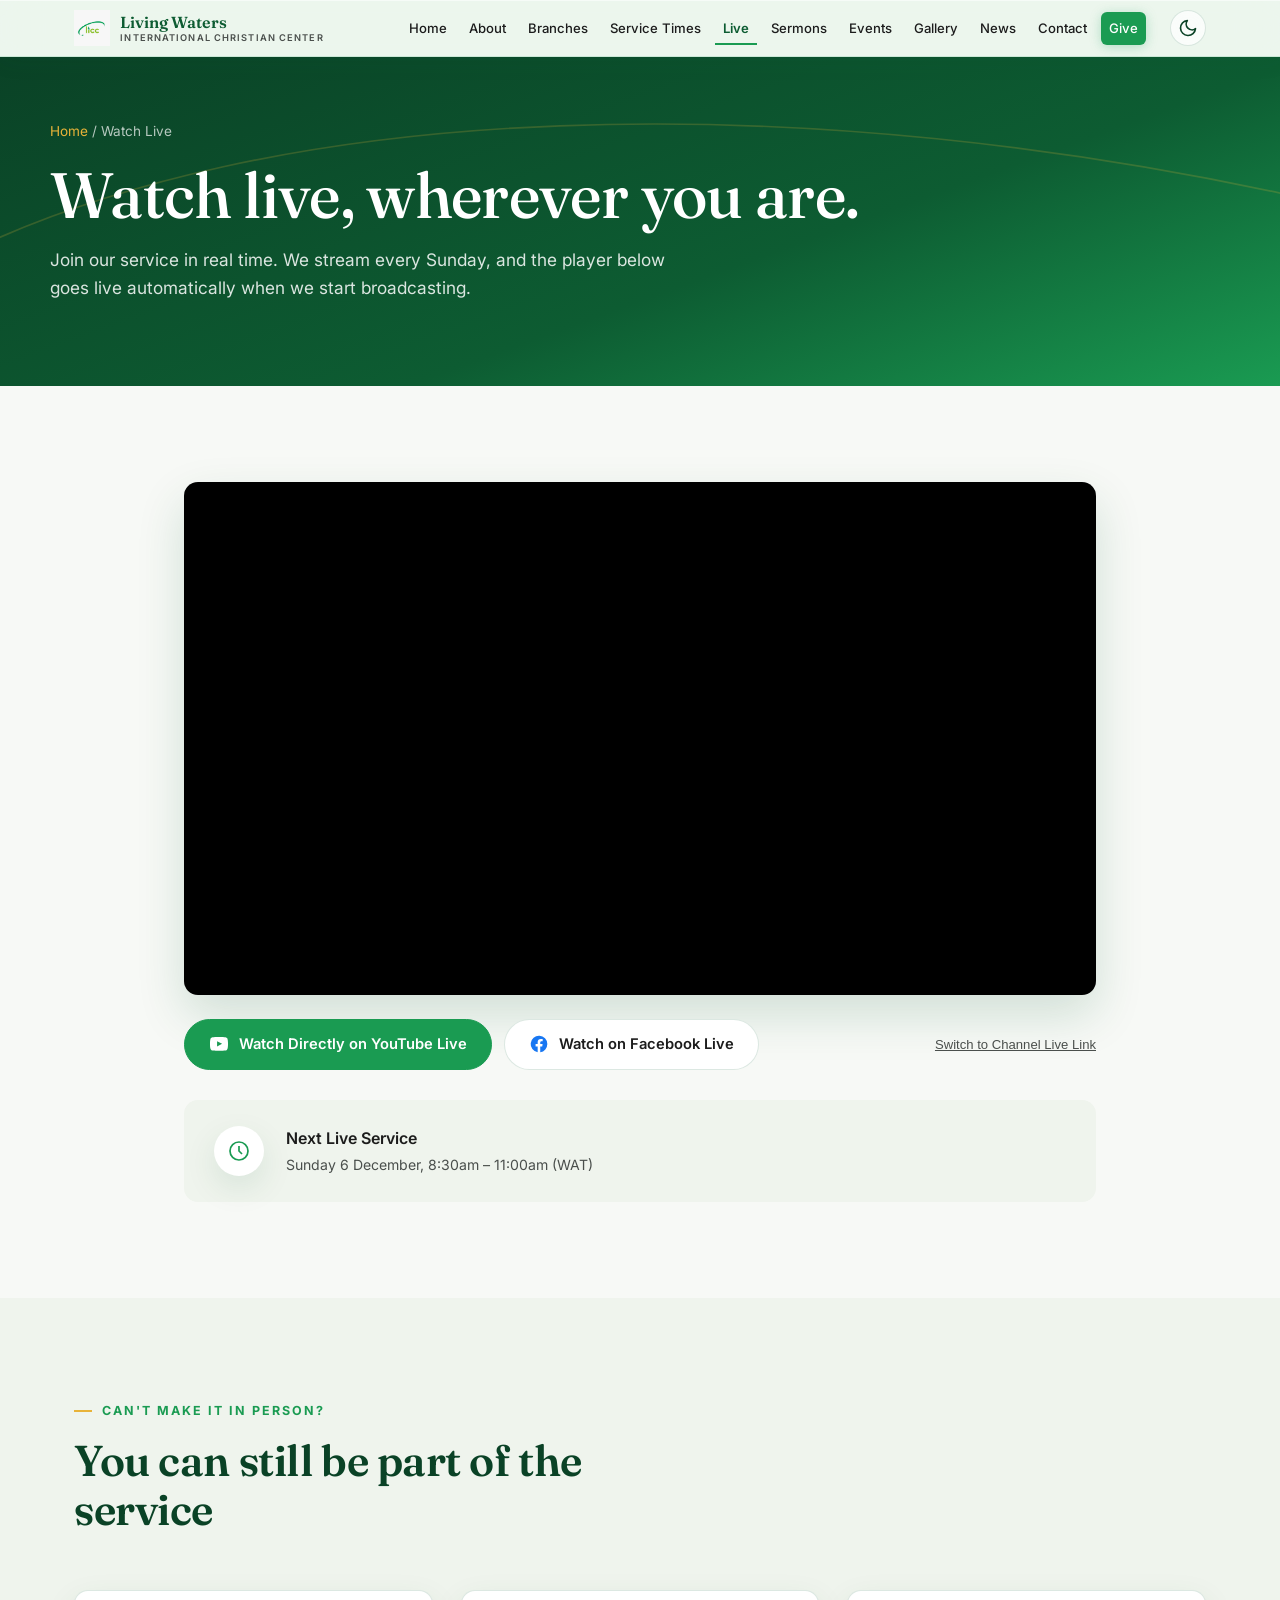
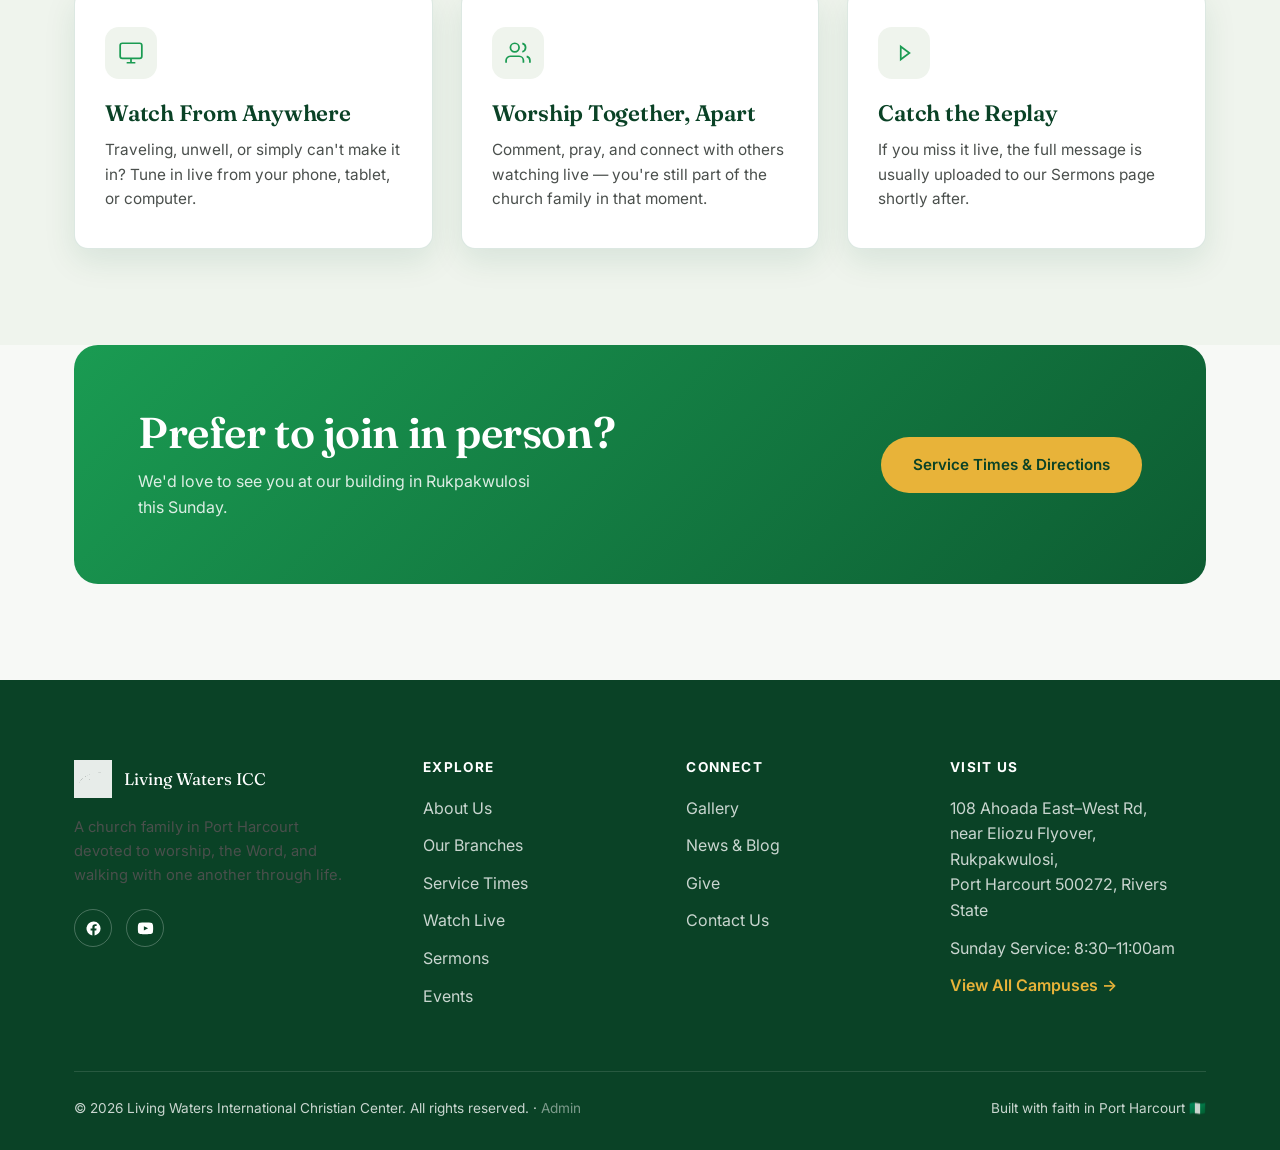
<file: live.html>
<!DOCTYPE html>
<html lang="en">

<head>
  <meta charset="UTF-8">
  <meta name="viewport" content="width=device-width, initial-scale=1.0">
  <title>Watch Live | Living Waters International Christian Center</title>
  <meta name="description"
    content="Watch Living Waters International Christian Center's live service online. Join us live on Sundays at 8:30am, streamed on YouTube and Facebook.">
  <link rel="icon" href="logo.png" type="image/png">
  <meta name="referrer" content="strict-origin-when-cross-origin">
  <meta http-equiv="X-Content-Type-Options" content="nosniff">
  <link rel="preconnect" href="https://fonts.googleapis.com">
  <link rel="preconnect" href="https://fonts.gstatic.com" crossorigin>
  <link
    href="https://fonts.googleapis.com/css2?family=Fraunces:opsz,wght@9..144,400..700&family=Inter:wght@400;500;600;700;800&display=swap"
    rel="stylesheet">
  <link rel="stylesheet" href="style.css">
  <script>
    (function () {
      var t = localStorage.getItem('licc-theme');
      if (t === 'dark' || (!t && window.matchMedia && window.matchMedia('(prefers-color-scheme: dark)').matches)) {
        document.documentElement.setAttribute('data-theme', 'dark');
      } else {
        document.documentElement.setAttribute('data-theme', 'light');
      }
    })();
  </script>
</head>

<body>

  <a href="#main" class="skip-link">Skip to content</a>

  <header class="site-header">
    <div class="header-inner">
      <a href="index.html" class="brand">
        <img src="logo.png" alt="LICC logo">
        <span class="brand-text">Living Waters<span>International Christian Center</span></span>
      </a>
      <nav class="main-nav">
        <a href="index.html">Home</a>
        <a href="about.html">About</a>
        <a href="branches.html">Branches</a>
        <a href="service-times.html">Service Times</a>
        <a href="live.html" class="active nav-live"><span class="live-dot" id="navLiveDot"
            style="display:none;"></span>Live</a>
        <a href="sermons.html">Sermons</a>
        <a href="events.html">Events</a>
        <a href="gallery.html">Gallery</a>
        <a href="blog.html">News</a>
        <a href="contact.html">Contact</a>
        <a href="give.html" class="nav-cta">Give</a>
      </nav>
      <div class="header-actions">
        <button class="theme-toggle-btn" aria-label="Toggle dark and light mode" title="Switch theme (Dark / Light)">
          <svg class="theme-icon-sun" viewBox="0 0 24 24" fill="none" stroke="currentColor" stroke-width="2" stroke-linecap="round" stroke-linejoin="round">
            <circle cx="12" cy="12" r="5"></circle>
            <line x1="12" y1="1" x2="12" y2="3"></line>
            <line x1="12" y1="21" x2="12" y2="23"></line>
            <line x1="4.22" y1="4.22" x2="5.64" y2="5.64"></line>
            <line x1="18.36" y1="18.36" x2="19.78" y2="19.78"></line>
            <line x1="1" y1="12" x2="3" y2="12"></line>
            <line x1="21" y1="12" x2="23" y2="12"></line>
            <line x1="4.22" y1="19.78" x2="5.64" y2="18.36"></line>
            <line x1="18.36" y1="5.64" x2="19.78" y2="4.22"></line>
          </svg>
          <svg class="theme-icon-moon" viewBox="0 0 24 24" fill="none" stroke="currentColor" stroke-width="2" stroke-linecap="round" stroke-linejoin="round">
            <path d="M21 12.79A9 9 0 1 1 11.21 3 7 7 0 0 0 21 12.79z"></path>
          </svg>
        </button>
        <button class="nav-toggle" aria-label="Toggle menu" aria-expanded="false">
          <span></span><span></span><span></span>
        </button>
      </div>
    </div>
  </header>
  <div class="nav-overlay"></div>

  <main id="main">

    <section class="page-hero">
      <svg class="hero-arc" viewBox="0 0 1200 400" preserveAspectRatio="none" aria-hidden="true"
        style="position:absolute;inset:0;opacity:0.4;">
        <path d="M -50 250 C 250 50, 750 30, 1250 180" stroke="#E8B339" stroke-width="2" fill="none" opacity="0.5" />
      </svg>
      <div class="page-hero-inner">
        <div class="breadcrumb"><a href="index.html">Home</a> / Watch Live</div>
        <h1>Watch live, wherever you are.</h1>
        <p>Join our service in real time. We stream every Sunday, and the player below goes live automatically when we
          start broadcasting.</p>
      </div>
    </section>

    <section>
      <div class="container" style="max-width:960px;">

        <div class="video-frame reveal" id="playerContainer" style="position:relative;">
          <iframe id="liveFrame"
            src="https://www.youtube.com/embed/videoseries?list=UUuz0kr6UILixFcTux9rsnIg&autoplay=0&rel=0"
            title="LICC Global TV Live Stream & Broadcasts"
            allow="accelerometer; autoplay; clipboard-write; encrypted-media; gyroscope; picture-in-picture; web-share"
            allowfullscreen referrerpolicy="strict-origin-when-cross-origin">
          </iframe>
        </div>

        <div class="stream-platforms reveal" style="display:flex; justify-content:space-between; align-items:center; flex-wrap:wrap; gap:16px;">
          <div style="display:flex; gap:12px; flex-wrap:wrap;">
            <a href="https://www.youtube.com/@liccglobaltv/live" target="_blank" rel="noopener noreferrer"
              class="platform-btn youtube" style="background:var(--green-primary); color:white; border-color:var(--green-primary);">
              <svg viewBox="0 0 24 24" style="fill:white;">
                <path
                  d="M22.5 7.2s-.2-1.6-.9-2.3c-.8-.9-1.7-.9-2.2-1C16 3.6 12 3.6 12 3.6h0s-4 0-7.4.3c-.5.1-1.4.1-2.2 1-.7.7-.9 2.3-.9 2.3S1.2 9 1.2 10.9v1.9c0 1.9.3 3.7.3 3.7s.2 1.6.9 2.3c.8.9 1.9.9 2.4 1 1.7.2 7.2.3 7.2.3s4 0 7.4-.3c.5-.1 1.4-.1 2.2-1 .7-.7.9-2.3.9-2.3s.3-1.9.3-3.7v-1.9c0-1.9-.3-3.7-.3-3.7zM9.7 14.9V8.7l6 3.1-6 3.1z" />
              </svg>
              Watch Directly on YouTube Live
            </a>
            <a href="https://www.facebook.com/theliccglobal" target="_blank" rel="noopener noreferrer" class="platform-btn facebook">
              <svg viewBox="0 0 24 24">
                <path
                  d="M22 12a10 10 0 1 0-11.6 9.9v-7H7.9V12h2.5V9.8c0-2.5 1.5-3.9 3.8-3.9 1.1 0 2.2.2 2.2.2v2.5h-1.3c-1.2 0-1.6.8-1.6 1.6V12h2.8l-.4 2.9h-2.4v7A10 10 0 0 0 22 12z" />
              </svg>
              Watch on Facebook Live
            </a>
          </div>
          <button id="toggleStreamModeBtn" onclick="toggleStreamMode()" style="background:none; border:none; color:var(--ink-soft); font-size:0.82rem; cursor:pointer; text-decoration:underline;">Switch to Channel Live Link</button>
        </div>

        <div class="next-service-card reveal">
          <div class="ic-circle"><svg viewBox="0 0 24 24" fill="none" stroke="#1A9B52" stroke-width="1.7">
              <circle cx="12" cy="12" r="9" />
              <path d="M12 7v5l3 3" />
            </svg></div>
          <div>
            <div class="service-name">Next Live Service</div>
            <div class="service-sub" id="nextServiceText">Sunday, 8:30am – 11:00am (WAT)</div>
          </div>
        </div>

      </div>
    </section>

    <!-- WHY WATCH ONLINE -->
    <section class="section-alt">
      <div class="container">
        <div class="section-head reveal">
          <div class="eyebrow">Can't Make It In Person?</div>
          <h2>You can still be part of the service</h2>
        </div>
        <div class="grid-3">
          <div class="card reveal">
            <div class="card-icon">
              <svg viewBox="0 0 24 24" fill="none" stroke="#1A9B52" stroke-width="1.6">
                <rect x="2" y="3" width="20" height="14" rx="2" />
                <path d="M8 21h8M12 17v4" />
              </svg>
            </div>
            <h3>Watch From Anywhere</h3>
            <p>Traveling, unwell, or simply can't make it in? Tune in live from your phone, tablet, or computer.</p>
          </div>
          <div class="card reveal">
            <div class="card-icon">
              <svg viewBox="0 0 24 24" fill="none" stroke="#1A9B52" stroke-width="1.6">
                <path d="M17 21v-2a4 4 0 0 0-4-4H5a4 4 0 0 0-4 4v2" />
                <circle cx="9" cy="7" r="4" />
                <path d="M23 21v-2a4 4 0 0 0-3-3.87" />
                <path d="M16 3.13a4 4 0 0 1 0 7.75" />
              </svg>
            </div>
            <h3>Worship Together, Apart</h3>
            <p>Comment, pray, and connect with others watching live — you're still part of the church family in that
              moment.</p>
          </div>
          <div class="card reveal">
            <div class="card-icon">
              <svg viewBox="0 0 24 24" fill="none" stroke="#1A9B52" stroke-width="1.6">
                <path d="M9 18V6l8 6-8 6z" />
              </svg>
            </div>
            <h3>Catch the Replay</h3>
            <p>If you miss it live, the full message is usually uploaded to our Sermons page shortly after.</p>
          </div>
        </div>
      </div>
    </section>

    <section style="padding-top:0;">
      <div class="container">
        <div class="cta-banner reveal">
          <div>
            <h2>Prefer to join in person?</h2>
            <p>We'd love to see you at our building in Rukpakwulosi this Sunday.</p>
          </div>
          <a href="service-times.html" class="btn btn-gold">Service Times & Directions</a>
        </div>
      </div>
    </section>

  </main>

  <footer class="site-footer">
    <div class="container">
      <div class="footer-grid">
        <div>
          <div class="footer-brand">
            <img src="logo.png" alt="LICC logo">
            <span class="footer-brand-text">Living Waters ICC</span>
          </div>
          <p style="max-width:280px; font-size:0.92rem;">A church family in Port Harcourt devoted to worship, the Word,
            and walking with one another through life.</p>
          <div class="social-row" style="margin-top:22px;">
            <a href="https://www.facebook.com/theliccglobal" target="_blank" rel="noopener noreferrer" aria-label="Facebook"><svg
                viewBox="0 0 24 24" fill="white">
                <path
                  d="M22 12a10 10 0 1 0-11.6 9.9v-7H7.9V12h2.5V9.8c0-2.5 1.5-3.9 3.8-3.9 1.1 0 2.2.2 2.2.2v2.5h-1.3c-1.2 0-1.6.8-1.6 1.6V12h2.8l-.4 2.9h-2.4v7A10 10 0 0 0 22 12z" />
              </svg></a>
            <a href="https://www.youtube.com/@liccglobaltv/streams" target="_blank" rel="noopener noreferrer"
              aria-label="YouTube"><svg viewBox="0 0 24 24" fill="white">
                <path
                  d="M22.5 7.2s-.2-1.6-.9-2.3c-.8-.9-1.7-.9-2.2-1C16 3.6 12 3.6 12 3.6h0s-4 0-7.4.3c-.5.1-1.4.1-2.2 1-.7.7-.9 2.3-.9 2.3S1.2 9 1.2 10.9v1.9c0 1.9.3 3.7.3 3.7s.2 1.6.9 2.3c.8.9 1.9.9 2.4 1 1.7.2 7.2.3 7.2.3s4 0 7.4-.3c.5-.1 1.4-.1 2.2-1 .7-.7.9-2.3.9-2.3s.3-1.9.3-3.7v-1.9c0-1.9-.3-3.7-.3-3.7zM9.7 14.9V8.7l6 3.1-6 3.1z" />
              </svg></a>
          </div>
        </div>
        <div>
          <h4>Explore</h4>
          <ul>
            <li><a href="about.html">About Us</a></li>
            <li><a href="branches.html">Our Branches</a></li>
            <li><a href="service-times.html">Service Times</a></li>
            <li><a href="live.html">Watch Live</a></li>
            <li><a href="sermons.html">Sermons</a></li>
            <li><a href="events.html">Events</a></li>
          </ul>
        </div>
        <div>
          <h4>Connect</h4>
          <ul>
            <li><a href="gallery.html">Gallery</a></li>
            <li><a href="blog.html">News & Blog</a></li>
            <li><a href="give.html">Give</a></li>
            <li><a href="contact.html">Contact Us</a></li>
          </ul>
        </div>
        <div>
          <h4>Visit Us</h4>
          <ul>
            <li>108 Ahoada East–West Rd,<br>near Eliozu Flyover, Rukpakwulosi,<br>Port Harcourt 500272, Rivers State
            </li>
            <li>Sunday Service: 8:30–11:00am</li>
            <li style="margin-top:6px;"><a href="branches.html" style="color:var(--gold); font-weight:600;">View All Campuses &rarr;</a></li>
          </ul>
        </div>
      </div>
      <div class="footer-bottom">
        <span>&copy; 2026 Living Waters International Christian Center. All rights reserved. &middot; <a
            href="admin.html" style="opacity:0.6;">Admin</a></span>
        <span>Built with faith in Port Harcourt 🇳🇬</span>
      </div>
    </div>
  </footer>

  <script src="main.js"></script>
  <script>
    // Calculates the next upcoming Sunday service date/time automatically,
    // based on the church's actual Sunday 8:30am-11:00am schedule.
    (function () {
      function isLikelyServiceTime() {
        var now = new Date();
        var day = now.getDay(); // 0 = Sunday
        var totalMins = now.getHours() * 60 + now.getMinutes();
        var start = 8 * 60 + 0;   // give a 30-min early window before 8:30
        var end = 11 * 60 + 30;   // give a short buffer after 11:00
        return day === 0 && totalMins >= start && totalMins <= end;
      }

      function getNextSunday() {
        var now = new Date();
        var day = now.getDay();
        var totalMins = now.getHours() * 60 + now.getMinutes();
        var serviceEndMins = 11 * 60; // 11:00am

        var daysUntilSunday;
        if (day === 0 && totalMins < serviceEndMins) {
          // It's Sunday and the service hasn't ended yet - today is "next"
          daysUntilSunday = 0;
        } else {
          // Otherwise, count days forward to the upcoming Sunday
          daysUntilSunday = (7 - day) % 7;
          if (daysUntilSunday === 0) daysUntilSunday = 7;
        }

        var nextSunday = new Date(now);
        nextSunday.setDate(now.getDate() + daysUntilSunday);
        return nextSunday;
      }

      var navDot = document.getElementById('navLiveDot');
      var nextServiceText = document.getElementById('nextServiceText');

      if (isLikelyServiceTime()) {
        if (navDot) navDot.style.display = 'inline-block';
        if (nextServiceText) nextServiceText.textContent = 'Happening now — 8:30am to 11:00am (WAT)';
      } else if (nextServiceText) {
        var nextSunday = getNextSunday();
        var isToday = nextSunday.toDateString() === new Date().toDateString();
        var dateLabel = isToday
          ? 'Today'
          : nextSunday.toLocaleDateString('en-GB', { weekday: 'long', day: 'numeric', month: 'long' });
        nextServiceText.textContent = dateLabel + ', 8:30am – 11:00am (WAT)';
      }
    })();

    var isLiveStreamMode = false;
    function toggleStreamMode() {
      var frame = document.getElementById('liveFrame');
      var btn = document.getElementById('toggleStreamModeBtn');
      if (!frame || !btn) return;
      if (!isLiveStreamMode) {
        frame.src = 'https://www.youtube-nocookie.com/embed/live_stream?channel=UCuz0kr6UILixFcTux9rsnIg&autoplay=0';
        btn.textContent = 'Switch to Latest Uploads Playlist';
        isLiveStreamMode = true;
      } else {
        frame.src = 'https://www.youtube.com/embed/videoseries?list=UUuz0kr6UILixFcTux9rsnIg&autoplay=0&rel=0';
        btn.textContent = 'Switch to Channel Live Link';
        isLiveStreamMode = false;
      }
    }
  </script>
</body>

</html>
</file>
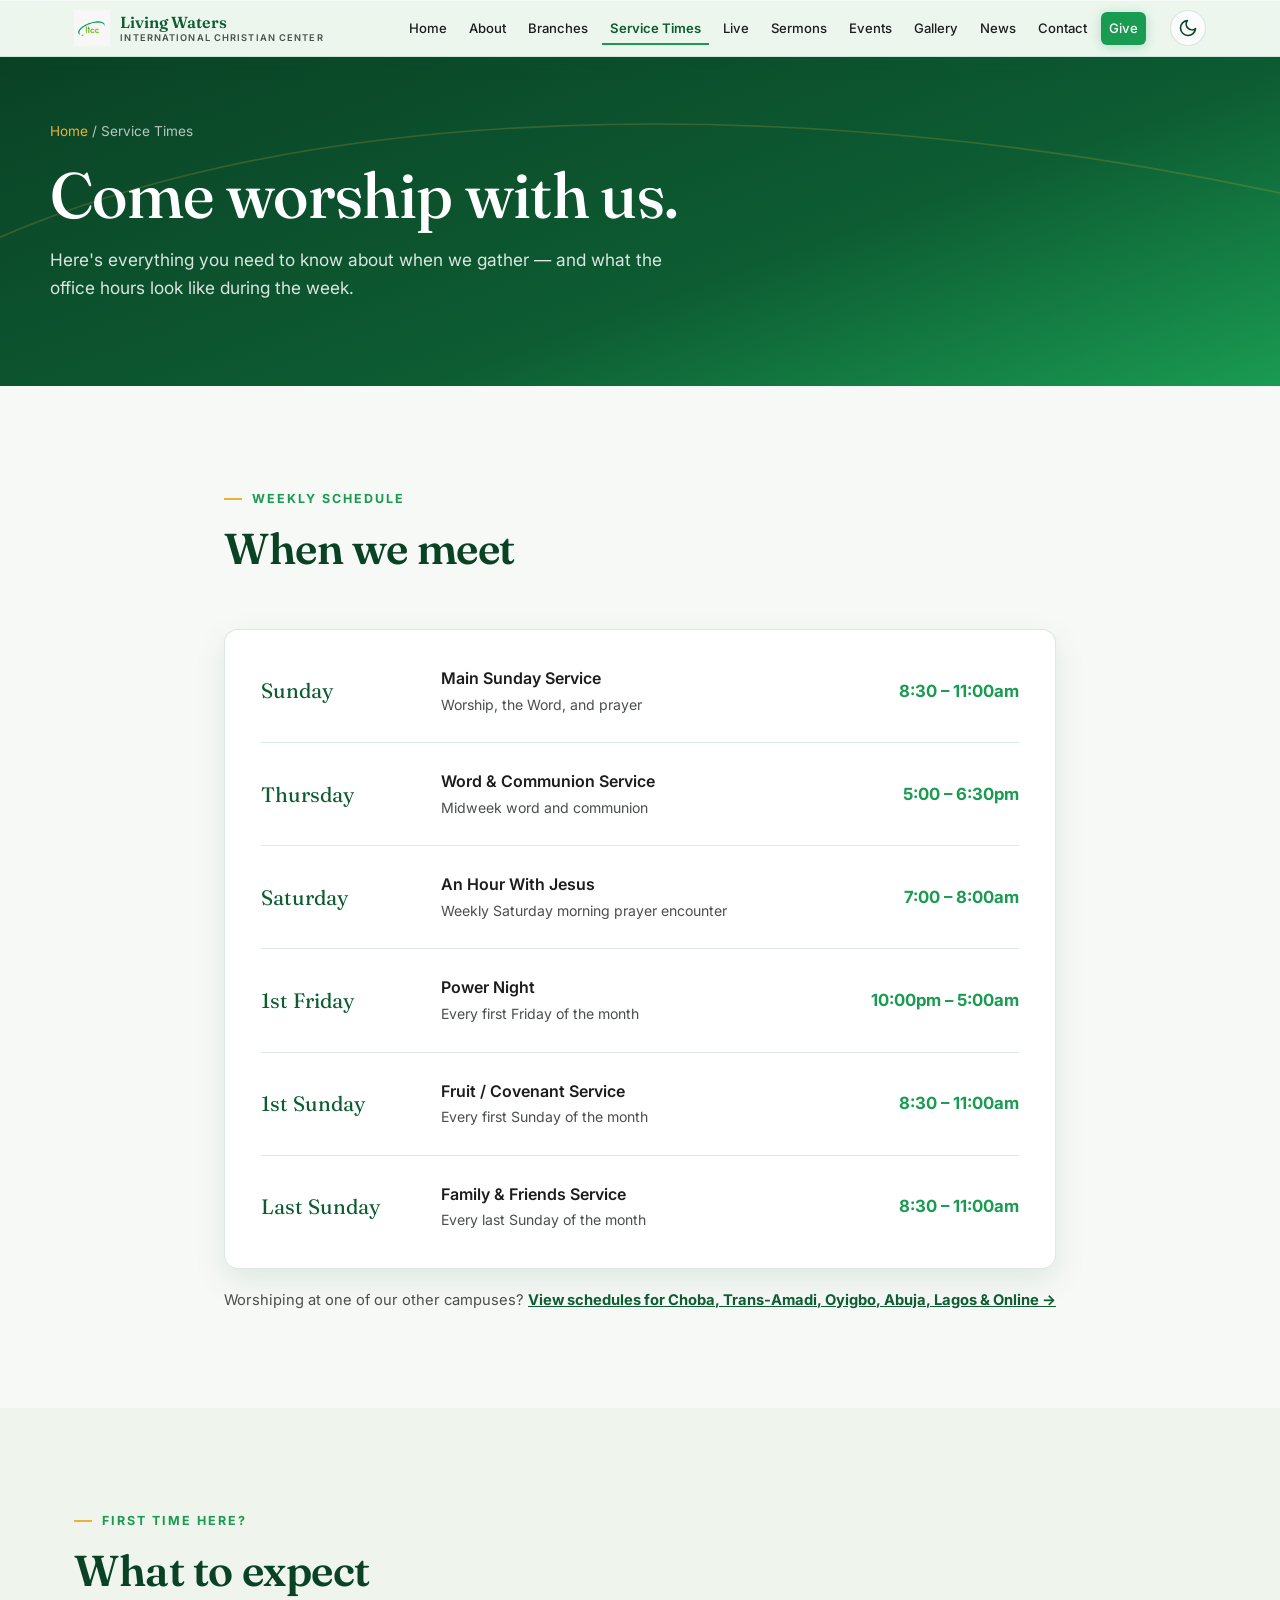
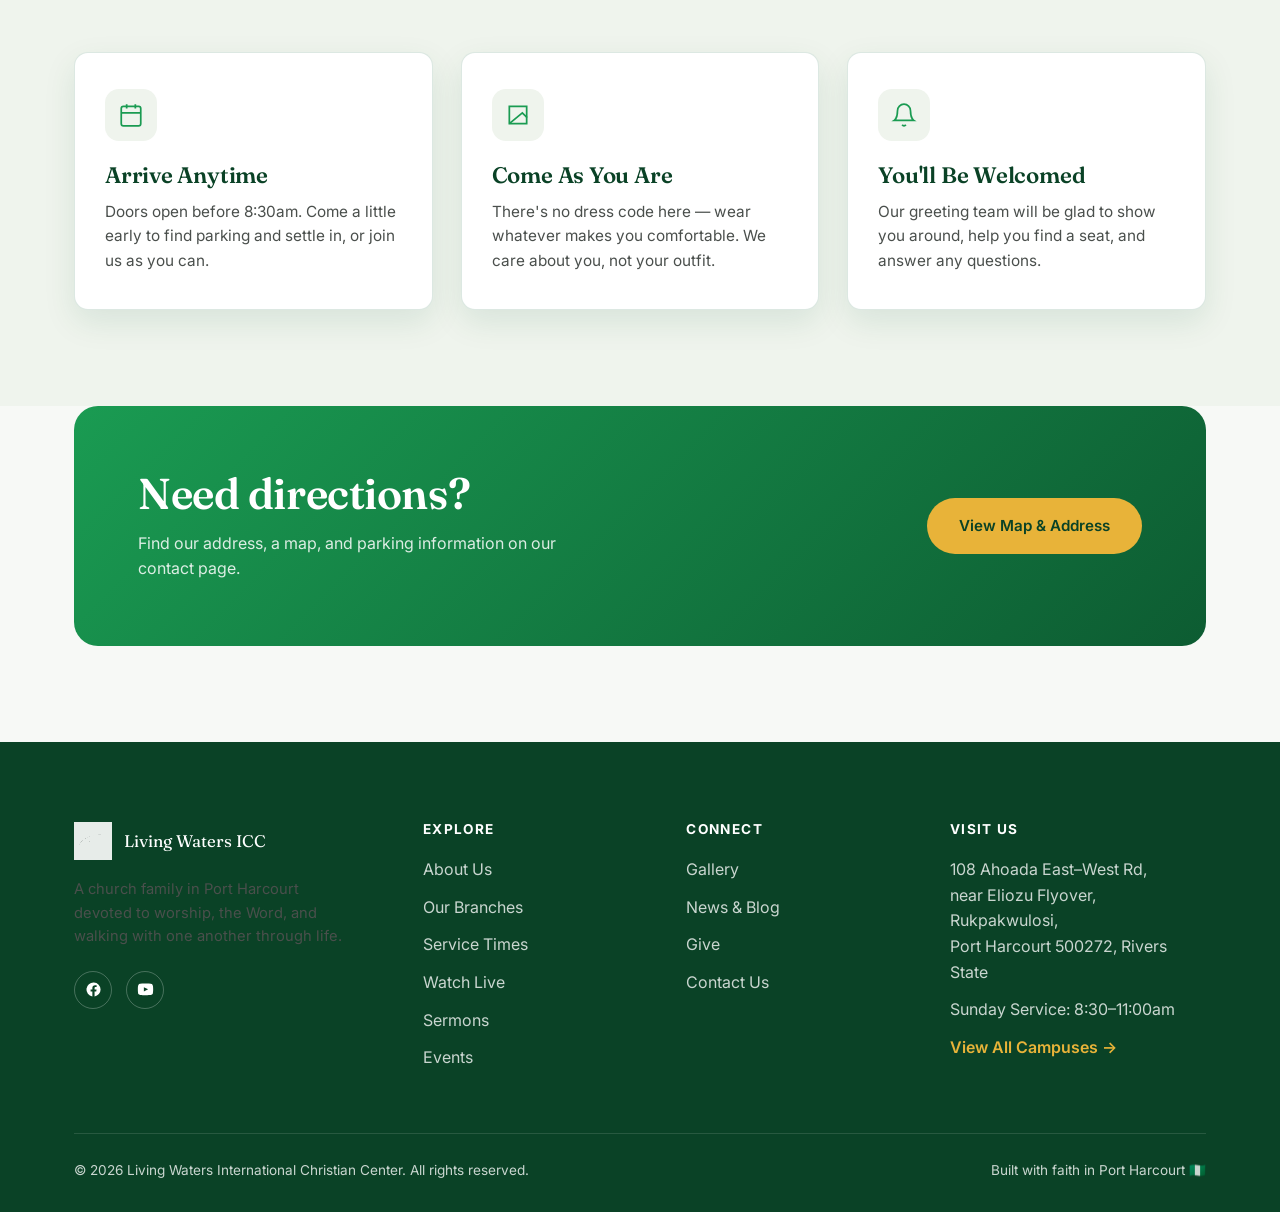
<file: service-times.html>
<!DOCTYPE html>
<html lang="en">

<head>
  <meta charset="UTF-8">
  <meta name="viewport" content="width=device-width, initial-scale=1.0">
  <title>Service Times | Living Waters International Christian Center</title>
  <meta name="description"
    content="Join us for service. Sunday Service 8:30am–11:00am at Living Waters International Christian Center, Port Harcourt.">
  <meta name="referrer" content="strict-origin-when-cross-origin">
  <meta http-equiv="X-Content-Type-Options" content="nosniff">
  <link rel="icon" href="logo.png" type="image/png">
  <link rel="preconnect" href="https://fonts.googleapis.com">
  <link rel="preconnect" href="https://fonts.gstatic.com" crossorigin>
  <link
    href="https://fonts.googleapis.com/css2?family=Fraunces:opsz,wght@9..144,400..700&family=Inter:wght@400;500;600;700;800&display=swap"
    rel="stylesheet">
  <link rel="stylesheet" href="style.css">
  <script>
    (function () {
      var t = localStorage.getItem('licc-theme');
      if (t === 'dark' || (!t && window.matchMedia && window.matchMedia('(prefers-color-scheme: dark)').matches)) {
        document.documentElement.setAttribute('data-theme', 'dark');
      } else {
        document.documentElement.setAttribute('data-theme', 'light');
      }
    })();
  </script>
</head>

<body>

  <a href="#main" class="skip-link">Skip to content</a>

  <header class="site-header">
    <div class="header-inner">
      <a href="index.html" class="brand">
        <img src="logo.png" alt="LICC logo">
        <span class="brand-text">Living Waters<span>International Christian Center</span></span>
      </a>
      <nav class="main-nav">
        <a href="index.html">Home</a>
        <a href="about.html">About</a>
        <a href="branches.html">Branches</a>
        <a href="service-times.html" class="active">Service Times</a>
        <a href="live.html" class="nav-live"><span class="live-dot" style="display:none;"></span>Live</a>
        <a href="sermons.html">Sermons</a>
        <a href="events.html">Events</a>
        <a href="gallery.html">Gallery</a>
        <a href="blog.html">News</a>
        <a href="contact.html">Contact</a>
        <a href="give.html" class="nav-cta">Give</a>
      </nav>
      <div class="header-actions">
        <button class="theme-toggle-btn" aria-label="Toggle dark and light mode" title="Switch theme (Dark / Light)">
          <svg class="theme-icon-sun" viewBox="0 0 24 24" fill="none" stroke="currentColor" stroke-width="2" stroke-linecap="round" stroke-linejoin="round">
            <circle cx="12" cy="12" r="5"></circle>
            <line x1="12" y1="1" x2="12" y2="3"></line>
            <line x1="12" y1="21" x2="12" y2="23"></line>
            <line x1="4.22" y1="4.22" x2="5.64" y2="5.64"></line>
            <line x1="18.36" y1="18.36" x2="19.78" y2="19.78"></line>
            <line x1="1" y1="12" x2="3" y2="12"></line>
            <line x1="21" y1="12" x2="23" y2="12"></line>
            <line x1="4.22" y1="19.78" x2="5.64" y2="18.36"></line>
            <line x1="18.36" y1="5.64" x2="19.78" y2="4.22"></line>
          </svg>
          <svg class="theme-icon-moon" viewBox="0 0 24 24" fill="none" stroke="currentColor" stroke-width="2" stroke-linecap="round" stroke-linejoin="round">
            <path d="M21 12.79A9 9 0 1 1 11.21 3 7 7 0 0 0 21 12.79z"></path>
          </svg>
        </button>
        <button class="nav-toggle" aria-label="Toggle menu" aria-expanded="false">
          <span></span><span></span><span></span>
        </button>
      </div>
    </div>
  </header>
  <div class="nav-overlay"></div>

  <main id="main">

    <section class="page-hero">
      <svg class="hero-arc" viewBox="0 0 1200 400" preserveAspectRatio="none" aria-hidden="true"
        style="position:absolute;inset:0;opacity:0.4;">
        <path d="M -50 250 C 250 50, 750 30, 1250 180" stroke="#E8B339" stroke-width="2" fill="none" opacity="0.5" />
      </svg>
      <div class="page-hero-inner">
        <div class="breadcrumb"><a href="index.html">Home</a> / Service Times</div>
        <h1>Come worship with us.</h1>
        <p>Here's everything you need to know about when we gather — and what the office hours look like during the
          week.</p>
      </div>
    </section>

    <section>
      <div class="container" style="max-width:880px;">
        <div class="section-head reveal">
          <div class="eyebrow">Weekly Schedule</div>
          <h2>When we meet</h2>
        </div>
        <div class="card service-list reveal" style="padding:10px 36px;">
          <div class="service-row">
            <span class="service-day">Sunday</span>
            <div>
              <div class="service-name">Main Sunday Service</div>
              <div class="service-sub">Worship, the Word, and prayer</div>
            </div>
            <span class="service-time">8:30 – 11:00am</span>
          </div>
          <div class="service-row">
            <span class="service-day">Thursday</span>
            <div>
              <div class="service-name">Word &amp; Communion Service</div>
              <div class="service-sub">Midweek word and communion</div>
            </div>
            <span class="service-time">5:00 – 6:30pm</span>
          </div>
          <div class="service-row">
            <span class="service-day">Saturday</span>
            <div>
              <div class="service-name">An Hour With Jesus</div>
              <div class="service-sub">Weekly Saturday morning prayer encounter</div>
            </div>
            <span class="service-time">7:00 – 8:00am</span>
          </div>
          <div class="service-row">
            <span class="service-day">1st Friday</span>
            <div>
              <div class="service-name">Power Night</div>
              <div class="service-sub">Every first Friday of the month</div>
            </div>
            <span class="service-time">10:00pm – 5:00am</span>
          </div>
          <div class="service-row">
            <span class="service-day">1st Sunday</span>
            <div>
              <div class="service-name">Fruit / Covenant Service</div>
              <div class="service-sub">Every first Sunday of the month</div>
            </div>
            <span class="service-time">8:30 – 11:00am</span>
          </div>
          <div class="service-row">
            <span class="service-day">Last Sunday</span>
            <div>
              <div class="service-name">Family &amp; Friends Service</div>
              <div class="service-sub">Every last Sunday of the month</div>
            </div>
            <span class="service-time">8:30 – 11:00am</span>
          </div>
        </div>
        <p style="margin-top:20px; font-size:0.92rem; text-align:center;" class="reveal">
          Worshiping at one of our other campuses? 
          <a href="branches.html" style="color:var(--green-deep); font-weight:700; text-decoration:underline;">
            View schedules for Choba, Trans-Amadi, Oyigbo, Abuja, Lagos &amp; Online &rarr;
          </a>
        </p>
      </div>
    </section>

    <!-- WHAT TO EXPECT -->
    <section class="section-alt">
      <div class="container">
        <div class="section-head reveal">
          <div class="eyebrow">First Time Here?</div>
          <h2>What to expect</h2>
        </div>
        <div class="grid-3">
          <div class="card reveal">
            <div class="card-icon">
              <svg viewBox="0 0 24 24" fill="none" stroke="#1A9B52" stroke-width="1.6">
                <rect x="3" y="4" width="18" height="18" rx="2" />
                <path d="M16 2v4M8 2v4M3 10h18" />
              </svg>
            </div>
            <h3>Arrive Anytime</h3>
            <p>Doors open before 8:30am. Come a little early to find parking and settle in, or join us as you can.</p>
          </div>
          <div class="card reveal">
            <div class="card-icon">
              <svg viewBox="0 0 24 24" fill="none" stroke="#1A9B52" stroke-width="1.6">
                <path d="M20.4 14.5L16 10 4 20" />
                <path d="M4 4h16v16H4z" />
              </svg>
            </div>
            <h3>Come As You Are</h3>
            <p>There's no dress code here — wear whatever makes you comfortable. We care about you, not your outfit.</p>
          </div>
          <div class="card reveal">
            <div class="card-icon">
              <svg viewBox="0 0 24 24" fill="none" stroke="#1A9B52" stroke-width="1.6">
                <path d="M18 8a6 6 0 0 0-12 0c0 7-3 9-3 9h18s-3-2-3-9" />
                <path d="M13.7 21a2 2 0 0 1-3.4 0" />
              </svg>
            </div>
            <h3>You'll Be Welcomed</h3>
            <p>Our greeting team will be glad to show you around, help you find a seat, and answer any questions.</p>
          </div>
        </div>
      </div>
    </section>

    <section style="padding-top:0;">
      <div class="container">
        <div class="cta-banner reveal">
          <div>
            <h2>Need directions?</h2>
            <p>Find our address, a map, and parking information on our contact page.</p>
          </div>
          <a href="contact.html" class="btn btn-gold">View Map & Address</a>
        </div>
      </div>
    </section>

  </main>

  <footer class="site-footer">
    <div class="container">
      <div class="footer-grid">
        <div>
          <div class="footer-brand">
            <img src="logo.png" alt="LICC logo">
            <span class="footer-brand-text">Living Waters ICC</span>
          </div>
          <p style="max-width:280px; font-size:0.92rem;">A church family in Port Harcourt devoted to worship, the Word,
            and walking with one another through life.</p>
          <div class="social-row" style="margin-top:22px;">
            <a href="https://www.facebook.com/theliccglobal" target="_blank" rel="noopener noreferrer" aria-label="Facebook"><svg
                viewBox="0 0 24 24" fill="white">
                <path
                  d="M22 12a10 10 0 1 0-11.6 9.9v-7H7.9V12h2.5V9.8c0-2.5 1.5-3.9 3.8-3.9 1.1 0 2.2.2 2.2.2v2.5h-1.3c-1.2 0-1.6.8-1.6 1.6V12h2.8l-.4 2.9h-2.4v7A10 10 0 0 0 22 12z" />
              </svg></a>
            <a href="https://www.youtube.com/@liccglobaltv" target="_blank" rel="noopener noreferrer" aria-label="YouTube"><svg
                viewBox="0 0 24 24" fill="white">
                <path
                  d="M22.5 7.2s-.2-1.6-.9-2.3c-.8-.9-1.7-.9-2.2-1C16 3.6 12 3.6 12 3.6h0s-4 0-7.4.3c-.5.1-1.4.1-2.2 1-.7.7-.9 2.3-.9 2.3S1.2 9 1.2 10.9v1.9c0 1.9.3 3.7.3 3.7s.2 1.6.9 2.3c.8.9 1.9.9 2.4 1 1.7.2 7.2.3 7.2.3s4 0 7.4-.3c.5-.1 1.4-.1 2.2-1 .7-.7.9-2.3.9-2.3s.3-1.9.3-3.7v-1.9c0-1.9-.3-3.7-.3-3.7zM9.7 14.9V8.7l6 3.1-6 3.1z" />
              </svg></a>
          </div>
        </div>
        <div>
          <h4>Explore</h4>
          <ul>
            <li><a href="about.html">About Us</a></li>
            <li><a href="branches.html">Our Branches</a></li>
            <li><a href="service-times.html">Service Times</a></li>
            <li><a href="live.html">Watch Live</a></li>
            <li><a href="sermons.html">Sermons</a></li>
            <li><a href="events.html">Events</a></li>
          </ul>
        </div>
        <div>
          <h4>Connect</h4>
          <ul>
            <li><a href="gallery.html">Gallery</a></li>
            <li><a href="blog.html">News & Blog</a></li>
            <li><a href="give.html">Give</a></li>
            <li><a href="contact.html">Contact Us</a></li>
          </ul>
        </div>
        <div>
          <h4>Visit Us</h4>
          <ul>
            <li>108 Ahoada East–West Rd,<br>near Eliozu Flyover, Rukpakwulosi,<br>Port Harcourt 500272, Rivers State
            </li>
            <li>Sunday Service: 8:30–11:00am</li>
            <li style="margin-top:6px;"><a href="branches.html" style="color:var(--gold); font-weight:600;">View All Campuses &rarr;</a></li>
          </ul>
        </div>
      </div>
      <div class="footer-bottom">
        <span>&copy; 2026 Living Waters International Christian Center. All rights reserved.</span>
        <span>Built with faith in Port Harcourt 🇳🇬</span>
      </div>
    </div>
  </footer>

  <script src="main.js"></script>
  <script>
    (function () {
      function isLikelyServiceTime() {
        var now = new Date();
        var day = now.getDay();
        var totalMins = now.getHours() * 60 + now.getMinutes();
        return day === 0 && totalMins >= (8 * 60) && totalMins <= (11 * 60 + 30);
      }
      if (isLikelyServiceTime()) {
        document.querySelectorAll(".nav-live .live-dot").forEach(function (dot) {
          dot.style.display = "inline-block";
        });
      }
    })();
  </script>
</body>

</html>
</file>
<file: style.css>
/* =========================================================
   LIVING WATERS INTERNATIONAL CHRISTIAN CENTER
   Design tokens
   ========================================================= */
:root {
  --green-primary: #1A9B52;
  --green-light: #6FBE45;
  --green-deep: #0D5C32;
  --green-deep-2: #0A4226;
  --bg-warm: #F7F9F6;
  --bg-warm-2: #EFF4ED;
  --ink: #1C1C1C;
  --ink-soft: #4A4F4C;
  --gold: #E8B339;
  --gold-deep: #C8932A;
  --white: #FFFFFF;
  --line: rgba(13, 92, 50, 0.14);
  --heading-color: #0A4226;

  --font-display: "Fraunces", Georgia, serif;
  --font-body: "Inter", -apple-system, BlinkMacSystemFont, "Segoe UI", sans-serif;

  --container: 1180px;
  --radius: 14px;
  --shadow-soft: 0 12px 32px rgba(13, 92, 50, 0.10);
  --shadow-lift: 0 20px 48px rgba(13, 92, 50, 0.16);
}

* { margin: 0; padding: 0; box-sizing: border-box; }

html { scroll-behavior: smooth; }

body {
  font-family: var(--font-body);
  color: var(--ink);
  background: var(--bg-warm);
  line-height: 1.6;
  -webkit-font-smoothing: antialiased;
  transition: background-color 0.25s ease, color 0.25s ease;
}

img {
  max-width: 100%;
  height: auto;
  display: block;
}

picture {
  display: block;
  max-width: 100%;
}

/* Rendering performance acceleration for off-screen components */
.branch-card,
.sermon-card,
.blog-card,
.event-card,
.gallery-item,
.leader-card {
  content-visibility: auto;
  contain-intrinsic-size: auto 380px;
}

a { color: inherit; text-decoration: none; }

ul { list-style: none; }

.container {
  max-width: var(--container);
  margin: 0 auto;
  padding: 0 24px;
}

h1, h2, h3, h4 {
  font-family: var(--font-display);
  font-weight: 600;
  line-height: 1.12;
  color: var(--heading-color);
  letter-spacing: -0.01em;
}

h1 { font-size: clamp(2.4rem, 5vw, 4.2rem); font-weight: 500; }
h2 { font-size: clamp(1.9rem, 3.4vw, 2.7rem); }
h3 { font-size: 1.4rem; }

p { color: var(--ink-soft); }

.eyebrow {
  font-family: var(--font-body);
  font-size: 0.78rem;
  font-weight: 700;
  letter-spacing: 0.16em;
  text-transform: uppercase;
  color: var(--green-primary);
  display: inline-flex;
  align-items: center;
  gap: 10px;
}

.eyebrow::before {
  content: "";
  width: 18px;
  height: 2px;
  background: var(--gold);
  display: inline-block;
}

/* Skip link for accessibility */
.skip-link {
  position: absolute;
  left: -999px;
  top: 0;
  background: var(--green-deep);
  color: white;
  padding: 10px 16px;
  z-index: 200;
}
.skip-link:focus {
  left: 8px;
  top: 8px;
}

:focus-visible {
  outline: 3px solid var(--gold);
  outline-offset: 2px;
}

/* =========================================================
   HEADER / NAV  —  iOS-style glassmorphism
   ========================================================= */
.site-header {
  position: sticky;
  top: 0;
  z-index: 100;
  /* iOS glass: strong blur + saturate + very-light tinted translucency */
  background: rgba(232, 244, 235, 0.72);
  backdrop-filter: saturate(180%) blur(22px);
  -webkit-backdrop-filter: saturate(180%) blur(22px);
  border-bottom: 1px solid rgba(26, 155, 82, 0.15);
  /* Subtle inner-top highlight like iOS frosted glass */
  box-shadow:
    0 1px 0 rgba(255,255,255,0.55) inset,
    0 4px 24px rgba(13, 92, 50, 0.07);
}

.header-inner {
  display: flex;
  align-items: center;
  justify-content: space-between;
  padding: 10px 24px;
  max-width: var(--container);
  margin: 0 auto;
  gap: 24px;
}

.brand {
  display: flex;
  align-items: center;
  gap: 10px;
  flex-shrink: 0;
}

.brand img { height: 36px; width: auto; }

.brand-text {
  font-family: var(--font-display);
  font-size: 1rem;
  font-weight: 600;
  color: var(--green-deep);
  line-height: 1.2;
}

.brand-text span {
  display: block;
  font-family: var(--font-body);
  font-size: 0.58rem;
  font-weight: 600;
  letter-spacing: 0.12em;
  color: var(--ink-soft);
  text-transform: uppercase;
}

.main-nav {
  display: flex;
  align-items: center;
  gap: 6px;
  margin-left: auto;
}

.main-nav a {
  font-size: 0.82rem;
  font-weight: 500;
  color: var(--ink);
  position: relative;
  padding: 6px 8px;
  white-space: nowrap;
  border-radius: 6px;
  transition: background 0.2s ease, color 0.2s ease;
}

.main-nav a::after {
  content: "";
  position: absolute;
  left: 0;
  bottom: 0;
  width: 0;
  height: 2px;
  background: var(--green-primary);
  transition: width 0.25s ease;
}

.main-nav a:hover::after,
.main-nav a.active::after {
  width: 100%;
}

.main-nav a.active { color: var(--green-deep); font-weight: 600; }

.nav-cta {
  background: var(--green-primary);
  color: white !important;
  padding: 7px 16px;
  border-radius: 100px;
  font-size: 0.82rem;
  font-weight: 600;
  white-space: nowrap;
  transition: background 0.2s ease, transform 0.2s ease, box-shadow 0.2s ease;
  box-shadow: 0 2px 12px rgba(26, 155, 82, 0.28);
}

.nav-cta::after { display: none; }

.nav-cta:hover {
  background: var(--green-deep);
  transform: translateY(-1px);
  box-shadow: 0 4px 18px rgba(13, 92, 50, 0.32);
}

/* Hamburger toggle */
.nav-toggle {
  display: none;
  flex-direction: column;
  gap: 5px;
  background: rgba(255,255,255,0.55);
  border: 1px solid rgba(26, 155, 82, 0.2);
  border-radius: 10px;
  cursor: pointer;
  padding: 8px 9px;
  backdrop-filter: blur(8px);
  -webkit-backdrop-filter: blur(8px);
  transition: background 0.2s;
}
.nav-toggle:hover { background: rgba(26,155,82,0.14); }

.nav-toggle span {
  width: 22px;
  height: 2px;
  background: var(--green-deep);
  display: block;
  border-radius: 2px;
  transition: transform 0.28s ease, opacity 0.2s ease;
}

/* Animated X when open */
.nav-toggle.is-open span:nth-child(1) { transform: translateY(7px) rotate(45deg); }
.nav-toggle.is-open span:nth-child(2) { opacity: 0; }
.nav-toggle.is-open span:nth-child(3) { transform: translateY(-7px) rotate(-45deg); }

/* Hide mobile close button on desktop */
.nav-close-btn { display: none !important; }

/* =========================================================
   BUTTONS
   ========================================================= */
.btn {
  display: inline-flex;
  align-items: center;
  gap: 8px;
  padding: 14px 30px;
  border-radius: 100px;
  font-weight: 600;
  font-size: 0.95rem;
  cursor: pointer;
  border: 2px solid transparent;
  transition: transform 0.2s ease, background 0.2s ease, color 0.2s ease, border-color 0.2s ease;
}

.btn-primary {
  background: var(--green-primary);
  color: white;
}
.btn-primary:hover { background: var(--green-deep); transform: translateY(-2px); }

.btn-gold {
  background: var(--gold);
  color: var(--green-deep-2);
}
.btn-gold:hover { background: var(--gold-deep); transform: translateY(-2px); }

.btn-outline {
  border-color: var(--green-deep);
  color: var(--green-deep);
  background: transparent;
}
.btn-outline:hover { background: var(--green-deep); color: white; }

.btn-outline-light {
  border-color: rgba(255,255,255,0.6);
  color: white;
  background: transparent;
}
.btn-outline-light:hover { background: white; color: var(--green-deep); border-color: white; }

/* =========================================================
   HERO
   ========================================================= */
.hero {
  position: relative;
  background: linear-gradient(160deg, var(--green-deep-2) 0%, var(--green-deep) 46%, var(--green-primary) 100%);
  color: white;
  overflow: hidden;
  padding-top: 30px;
}

.hero-arc {
  position: absolute;
  inset: 0;
  width: 100%;
  height: 100%;
  opacity: 0.5;
}

.hero-inner {
  position: relative;
  z-index: 2;
  max-width: var(--container);
  margin: 0 auto;
  padding: 90px 24px 120px;
  display: grid;
  grid-template-columns: 1.1fr 0.9fr;
  gap: 50px;
  align-items: center;
}

.hero-eyebrow {
  font-size: 0.8rem;
  font-weight: 700;
  letter-spacing: 0.16em;
  text-transform: uppercase;
  color: var(--gold);
  display: inline-flex;
  align-items: center;
  gap: 10px;
  margin-bottom: 22px;
}

.hero-eyebrow::before {
  content: "";
  width: 18px;
  height: 2px;
  background: var(--gold);
}

.hero h1 {
  color: white;
  margin-bottom: 22px;
}

.hero h1 em {
  font-style: italic;
  color: var(--gold);
}

.hero p.lede {
  font-size: 1.15rem;
  color: rgba(255,255,255,0.86);
  max-width: 520px;
  margin-bottom: 36px;
}

.hero-actions {
  display: flex;
  gap: 16px;
  flex-wrap: wrap;
}

.hero-visual {
  position: relative;
  display: flex;
  align-items: center;
  justify-content: center;
}

.hero-card {
  background: rgba(255,255,255,0.08);
  border: 1px solid rgba(255,255,255,0.18);
  border-radius: var(--radius);
  padding: 32px;
  width: 100%;
  backdrop-filter: blur(6px);
}

.hero-card-row {
  display: flex;
  justify-content: space-between;
  align-items: baseline;
  padding: 16px 0;
  border-bottom: 1px solid rgba(255,255,255,0.16);
}
.hero-card-row:last-child { border-bottom: none; }

.hero-card-row .label {
  font-size: 0.78rem;
  letter-spacing: 0.08em;
  text-transform: uppercase;
  color: rgba(255,255,255,0.65);
}
.hero-card-row .value {
  font-family: var(--font-display);
  font-size: 1.15rem;
  color: white;
}

/* =========================================================
   PAGE HERO (non-home pages)
   ========================================================= */
.page-hero {
  background: linear-gradient(160deg, var(--green-deep-2) 0%, var(--green-deep) 60%, var(--green-primary) 100%);
  color: white;
  padding: 64px 24px 84px;
  position: relative;
  overflow: hidden;
}

.page-hero-inner {
  max-width: var(--container);
  margin: 0 auto;
  position: relative;
  z-index: 2;
}

.page-hero h1 { color: white; margin-top: 16px; }
.page-hero p { color: rgba(255,255,255,0.85); max-width: 620px; margin-top: 16px; font-size: 1.08rem; }

.breadcrumb {
  font-size: 0.85rem;
  color: rgba(255,255,255,0.7);
}
.breadcrumb a { color: var(--gold); }

/* =========================================================
   SECTIONS
   ========================================================= */
section { padding: 96px 0; }

.section-head {
  max-width: 640px;
  margin-bottom: 56px;
}

.section-head h2 { margin-top: 16px; }

.section-head p { margin-top: 16px; font-size: 1.05rem; }

.section-alt { background: var(--bg-warm-2); }

.section-deep {
  background: linear-gradient(160deg, var(--green-deep-2), var(--green-deep));
  color: white;
}
.section-deep h2, .section-deep h3 { color: white; }
.section-deep p { color: rgba(255,255,255,0.82); }

/* divider arc */
.divider {
  width: 100%;
  height: 60px;
  display: block;
}

/* =========================================================
   CARDS / GRIDS
   ========================================================= */
.grid-3 {
  display: grid;
  grid-template-columns: repeat(3, 1fr);
  gap: 28px;
}

.grid-2 {
  display: grid;
  grid-template-columns: repeat(2, 1fr);
  gap: 28px;
}

.grid-4 {
  display: grid;
  grid-template-columns: repeat(4, 1fr);
  gap: 24px;
}

.card {
  background: white;
  border-radius: var(--radius);
  padding: 36px 30px;
  box-shadow: var(--shadow-soft);
  border: 1px solid var(--line);
  transition: transform 0.25s ease, box-shadow 0.25s ease;
}

.card:hover {
  transform: translateY(-4px);
  box-shadow: var(--shadow-lift);
}

.card-icon {
  width: 52px;
  height: 52px;
  border-radius: 14px;
  background: var(--bg-warm-2);
  display: flex;
  align-items: center;
  justify-content: center;
  margin-bottom: 22px;
}

.card-icon svg { width: 26px; height: 26px; }

.card h3 { margin-bottom: 12px; }

.card p { font-size: 0.96rem; }

/* Service times list */
.service-list {
  display: flex;
  flex-direction: column;
  gap: 0;
}

.service-row {
  display: grid;
  grid-template-columns: 160px 1fr auto;
  gap: 20px;
  align-items: center;
  padding: 26px 0;
  border-bottom: 1px solid var(--line);
}

.service-row:last-child { border-bottom: none; }

.service-day {
  font-family: var(--font-display);
  font-size: 1.3rem;
  color: var(--green-deep);
}

.service-name { font-weight: 600; color: var(--ink); }
.service-sub { font-size: 0.88rem; color: var(--ink-soft); margin-top: 2px; }

.service-time {
  font-weight: 700;
  color: var(--green-primary);
  font-size: 1.05rem;
  white-space: nowrap;
}

/* Leader / staff cards */
.leader-card {
  text-align: center;
}

.leader-photo {
  width: 100%;
  aspect-ratio: 1;
  border-radius: var(--radius);
  background: var(--bg-warm-2);
  display: flex;
  align-items: center;
  justify-content: center;
  margin-bottom: 22px;
  border: 1px solid var(--line);
  overflow: hidden;
}

.leader-photo svg { width: 40%; opacity: 0.35; }

.leader-card h3 { margin-bottom: 4px; }
.leader-role {
  font-size: 0.82rem;
  font-weight: 700;
  letter-spacing: 0.08em;
  text-transform: uppercase;
  color: var(--green-primary);
  margin-bottom: 14px;
}

/* Pastor Quote Block */
.pastor-quote-section {
  padding: 80px 0;
  background: linear-gradient(135deg, var(--green-deep) 0%, var(--green-deep-2) 100%);
}

.pastor-quote-block {
  display: flex;
  align-items: center;
  gap: 48px;
  max-width: 860px;
  margin: 0 auto;
  background: rgba(255,255,255,0.06);
  border: 1px solid rgba(255,255,255,0.12);
  border-radius: 20px;
  padding: 52px 56px;
  position: relative;
}

.pastor-quote-img {
  flex-shrink: 0;
  width: 120px;
  height: 120px;
  border-radius: 50%;
  overflow: hidden;
  border: 3px solid var(--gold);
  box-shadow: 0 0 0 6px rgba(232, 179, 57, 0.18);
}

.pastor-quote-img img {
  width: 100%;
  height: 100%;
  object-fit: cover;
  object-position: top center;
}

.pastor-quote-body {
  flex: 1;
  position: relative;
}

.quote-mark {
  width: 36px;
  height: auto;
  color: var(--gold);
  opacity: 0.7;
  margin-bottom: 16px;
}

.pastor-quote-body blockquote {
  font-family: var(--font-display);
  font-size: clamp(1.15rem, 2vw, 1.4rem);
  line-height: 1.65;
  color: #fff;
  font-style: normal;
  margin: 0 0 24px;
}

.pastor-quote-body blockquote em {
  color: var(--gold);
  font-style: italic;
}

.pastor-quote-author {
  display: flex;
  flex-direction: column;
  gap: 4px;
}

.pastor-quote-name {
  font-weight: 700;
  color: var(--gold);
  font-size: 0.95rem;
  letter-spacing: 0.02em;
}

.pastor-quote-role {
  font-size: 0.82rem;
  color: rgba(255,255,255,0.6);
  text-transform: uppercase;
  letter-spacing: 0.08em;
}

@media (max-width: 680px) {
  .pastor-quote-block {
    flex-direction: column;
    text-align: center;
    padding: 40px 28px;
    gap: 28px;
  }
  .quote-mark { margin: 0 auto 16px; }
  .pastor-quote-author { align-items: center; }
}

/* ============ QUOTES SECTION ============ */
.quotes-section { padding: 80px 0; background: var(--bg-warm-2); }

.quotes-slider {
  display: grid;
  grid-template-columns: repeat(auto-fill, minmax(280px, 1fr));
  gap: 24px;
  margin-top: 40px;
}

.quote-card {
  background: white;
  border-radius: var(--radius);
  padding: 32px 28px;
  box-shadow: var(--shadow-soft);
  display: flex;
  flex-direction: column;
  gap: 16px;
  border-top: 4px solid var(--gold);
  transition: transform 0.2s ease, box-shadow 0.2s ease;
}

.quote-card:hover {
  transform: translateY(-4px);
  box-shadow: var(--shadow-lift);
}

.quote-card .quote-mark {
  width: 28px;
  height: auto;
  color: var(--gold);
  opacity: 0.6;
  flex-shrink: 0;
}

.quote-card blockquote {
  font-family: var(--font-display);
  font-size: 1.05rem;
  line-height: 1.7;
  color: var(--ink);
  font-style: italic;
  margin: 0;
  flex: 1;
}

.quote-author {
  display: flex;
  flex-direction: column;
  gap: 3px;
  border-top: 1px solid var(--line);
  padding-top: 14px;
  margin-top: auto;
}

.quote-author-name {
  font-weight: 700;
  color: var(--green-deep);
  font-size: 0.9rem;
}

.quote-author-role {
  font-size: 0.78rem;
  color: var(--ink-soft);
  text-transform: uppercase;
  letter-spacing: 0.07em;
}

[data-theme="dark"] .quote-card {
  background: #101D15;
  border-top-color: var(--gold);
}

[data-theme="dark"] .quote-card blockquote { color: #EDF5F0; }
[data-theme="dark"] .quote-author-name { color: #82E5A9; }
[data-theme="dark"] .quote-author-role { color: #8BA194; }
[data-theme="dark"] .quote-author { border-top-color: rgba(130,229,169,0.18); }

/* Stat row & Branch stats card */

.branch-stats-card {
  background: linear-gradient(135deg, #0A4226 0%, #0D5C32 50%, #104C2D 100%);
  border-radius: var(--radius);
  padding: 32px 36px;
  box-shadow: 0 10px 30px rgba(10, 66, 38, 0.16);
  border: 1px solid rgba(232, 179, 57, 0.25);
  position: relative;
  overflow: hidden;
}

.branch-stats-card::before {
  content: "";
  position: absolute;
  top: 0;
  left: 0;
  right: 0;
  height: 2px;
  background: linear-gradient(90deg, transparent, var(--gold), transparent);
}

[data-theme="dark"] .branch-stats-card {
  background: linear-gradient(135deg, #0B1910 0%, #12281B 50%, #0D1E14 100%);
  border: 1px solid rgba(130, 229, 169, 0.22);
  box-shadow: 0 16px 40px rgba(0, 0, 0, 0.55);
}

.stats-row {
  display: grid;
  grid-template-columns: repeat(4, 1fr);
  gap: 24px;
  text-align: center;
}

.stat {
  display: flex;
  flex-direction: column;
  align-items: center;
  justify-content: center;
}

.stat .num {
  font-family: var(--font-display);
  font-size: 2.5rem;
  font-weight: 700;
  color: #FCD34D;
  line-height: 1.1;
  text-shadow: 0 2px 10px rgba(0, 0, 0, 0.25);
}

[data-theme="dark"] .stat .num {
  color: #FDE047;
}

.stat .label {
  font-size: 0.8rem;
  font-weight: 600;
  letter-spacing: 0.08em;
  text-transform: uppercase;
  color: #E2ECE5;
  margin-top: 8px;
}

[data-theme="dark"] .stat .label {
  color: #D2E4DA;
}

/* CTA banner */
.cta-banner {
  background: linear-gradient(135deg, var(--green-primary), var(--green-deep));
  border-radius: 24px;
  padding: 64px;
  color: white;
  display: flex;
  align-items: center;
  justify-content: space-between;
  gap: 30px;
  flex-wrap: wrap;
  position: relative;
  overflow: hidden;
}

.cta-banner h2 { color: white; max-width: 480px; }
.cta-banner p { color: rgba(255,255,255,0.85); margin-top: 12px; max-width: 420px; }

/* Placeholder photo blocks (for client to swap in real photos) */
.photo-placeholder {
  background: var(--bg-warm-2);
  border: 1.5px dashed var(--line);
  border-radius: var(--radius);
  display: flex;
  flex-direction: column;
  align-items: center;
  justify-content: center;
  color: var(--ink-soft);
  font-size: 0.82rem;
  text-align: center;
  gap: 8px;
  min-height: 220px;
}

.photo-placeholder svg { width: 36px; opacity: 0.4; }

/* =========================================================
   FOOTER
   ========================================================= */
.site-footer {
  background: var(--green-deep-2);
  color: rgba(255,255,255,0.78);
  padding: 80px 0 30px;
}

.footer-grid {
  display: grid;
  grid-template-columns: 1.4fr 1fr 1fr 1.2fr;
  gap: 50px;
  padding-bottom: 50px;
  border-bottom: 1px solid rgba(255,255,255,0.12);
}

.footer-brand {
  display: flex;
  align-items: center;
  gap: 12px;
  margin-bottom: 18px;
}

.footer-brand img {
  height: 38px;
  /* Use a white version effect: invert the image to white on dark bg */
  filter: brightness(10) saturate(0);
  opacity: 0.9;
}

.footer-brand-text {
  font-family: var(--font-display);
  color: white;
  font-size: 1.05rem;
}

.site-footer h4 {
  color: white;
  font-family: var(--font-body);
  font-size: 0.85rem;
  letter-spacing: 0.1em;
  text-transform: uppercase;
  margin-bottom: 20px;
  font-weight: 700;
}

.site-footer ul li { margin-bottom: 12px; }
.site-footer a:hover { color: white; }

.footer-bottom {
  display: flex;
  justify-content: space-between;
  align-items: center;
  padding-top: 26px;
  font-size: 0.85rem;
  flex-wrap: wrap;
  gap: 12px;
}

.social-row {
  display: flex;
  gap: 14px;
}

.social-row a {
  width: 38px;
  height: 38px;
  border-radius: 50%;
  border: 1px solid rgba(255,255,255,0.25);
  display: flex;
  align-items: center;
  justify-content: center;
  transition: background 0.2s ease, border-color 0.2s ease;
}
.social-row a:hover { background: var(--green-primary); border-color: var(--green-primary); }
.social-row svg { width: 17px; height: 17px; }

/* =========================================================
   RESPONSIVE
   ========================================================= */
/* =========================================================
   RESPONSIVE
   ========================================================= */

/* ── Tablet (≤ 980 px) ─────────────────────────────────── */
@media (max-width: 980px) {
  .hero-inner {
    grid-template-columns: 1fr;
    padding: 70px 24px 80px;
    gap: 36px;
  }
  .hero-visual { display: none; }   /* hide the schedule card on mid screens */
  .grid-3, .grid-4 { grid-template-columns: repeat(2, 1fr); }
  .footer-grid { grid-template-columns: 1fr 1fr; gap: 36px; }
  .stats-row { grid-template-columns: repeat(2, 1fr); gap: 24px; }
  .cta-banner { padding: 48px 40px; }
}

/* ── Mobile & Tablet Nav Drawer (≤ 1040 px) ────────────── */
@media (max-width: 1040px) {
  /* — Glass mobile nav drawer — */
  .main-nav {
    position: fixed;
    top: 0;
    right: -100%;
    height: 100dvh;
    width: min(280px, 72%);
    /* iOS-glass drawer */
    background: rgba(245, 252, 247, 0.96);
    backdrop-filter: saturate(180%) blur(28px);
    -webkit-backdrop-filter: saturate(180%) blur(28px);
    border-left: 1px solid rgba(26, 155, 82, 0.18);
    box-shadow: -12px 0 48px rgba(13, 92, 50, 0.18);
    flex-direction: column;
    justify-content: flex-start;
    align-items: flex-start;
    padding: 100px 24px 40px;
    gap: 4px;
    transition: right 0.32s cubic-bezier(0.4, 0, 0.2, 1);
    z-index: 101;
    overflow-y: auto;
  }
  .main-nav.open { right: 0; }
  .nav-close-btn { display: flex !important; }

  .main-nav a {
    width: 100%;
    font-size: 1.08rem;
    font-weight: 500;
    padding: 13px 16px;
    border-radius: 12px;
    color: var(--green-deep-2);
    transition: background 0.18s;
  }
  .main-nav a:hover,
  .main-nav a.active {
    background: rgba(26, 155, 82, 0.10);
  }
  .main-nav a::after { display: none; }

  .nav-cta {
    width: 100%;
    text-align: center;
    justify-content: center;
    margin-top: 16px;
    padding: 14px 22px;
    border-radius: 14px;
  }

  .header-inner {
    justify-content: space-between;
    width: 100%;
  }

  .header-actions {
    margin-left: auto;
  }

  .nav-toggle { display: flex; }

  /* — Sections — */
  section { padding: 56px 0; }

  /* — Grids — */
  .grid-3, .grid-2, .grid-4 { grid-template-columns: 1fr; }

  /* — Hero — */
  .hero-inner { padding: 60px 20px 70px; }
  .hero-visual { display: none; }
  .hero h1 { font-size: clamp(2rem, 8vw, 3rem); }
  .hero-actions { flex-direction: column; gap: 12px; }
  .hero-actions .btn { width: 100%; justify-content: center; }

  /* — Page heroes (inner pages) — */
  .page-hero { padding: 48px 20px 64px; }
  .page-hero h1 { font-size: clamp(1.8rem, 7vw, 2.6rem); }

  /* — Service rows — */
  .service-row { grid-template-columns: 1fr; text-align: left; gap: 4px; padding: 20px 0; }
  .service-time { font-size: 0.95rem; }

  /* — CTA banner — */
  .cta-banner { padding: 36px 24px; flex-direction: column; text-align: center; border-radius: 18px; gap: 24px; }
  .cta-banner h2, .cta-banner p { max-width: 100%; }
  .cta-banner .btn { width: 100%; justify-content: center; }

  /* — Stats — */
  .stats-row { grid-template-columns: 1fr 1fr; gap: 20px; }
  .branch-stats-card { padding: 24px 18px; }
  .stat .num { font-size: 2.1rem; }
  .stat .label { font-size: 0.74rem; }

  /* — Footer — */
  .footer-grid { grid-template-columns: 1fr; gap: 32px; }
  .footer-bottom { flex-direction: column; text-align: center; gap: 8px; }

  /* — Cards — */
  .card { padding: 28px 22px; }

  /* — Next service card — */
  .next-service-card { padding: 20px 20px; gap: 16px; }

  /* — Stream platform buttons — */
  .stream-platforms { flex-direction: column; }
  .platform-btn { width: 100%; justify-content: center; }

  /* — Container padding — */
  .container { padding: 0 18px; }

  /* — Section head — */
  .section-head { margin-bottom: 36px; }

  /* — Leader grid — */
  .grid-2 { grid-template-columns: 1fr; }

  /* — Live status banner — */
  .live-status-banner { width: 100%; border-radius: 14px; }
}

@media (max-width: 600px) {
  .brand-text span { display: none; }  /* hide "International Christian Center" on mobile screens so it doesn't crowd header */
}

/* ── Small phones (≤ 420 px) ───────────────────────────── */
@media (max-width: 420px) {
  .header-inner { padding: 12px 16px; }
  h1 { font-size: clamp(1.75rem, 9vw, 2.4rem); }
  h2 { font-size: clamp(1.5rem, 7vw, 2rem); }
  .stat .num { font-size: 2rem; }
  .page-hero { padding: 40px 16px 52px; }
  section { padding: 48px 0; }
  .card { padding: 24px 18px; }
  .cta-banner { padding: 28px 18px; }
}

/* Mobile nav overlay */
.nav-overlay {
  display: none;
  position: fixed;
  inset: 0;
  background: rgba(0,0,0,0.4);
  z-index: 90;
}
.nav-overlay.open { display: block; }

/* Live nav indicator */
.nav-live {
  display: inline-flex;
  align-items: center;
  gap: 7px;
}

.live-dot {
  width: 8px;
  height: 8px;
  border-radius: 50%;
  background: #E03B3B;
  position: relative;
  flex-shrink: 0;
}

.live-dot::after {
  content: "";
  position: absolute;
  inset: -4px;
  border-radius: 50%;
  background: #E03B3B;
  opacity: 0.5;
  animation: live-pulse 1.8s ease-out infinite;
}

@keyframes live-pulse {
  0% { transform: scale(0.6); opacity: 0.55; }
  100% { transform: scale(1.8); opacity: 0; }
}

/* Live page specific */
.live-status-banner {
  display: flex;
  align-items: center;
  gap: 14px;
  background: rgba(224, 59, 59, 0.12);
  border: 1px solid rgba(224, 59, 59, 0.3);
  border-radius: 100px;
  padding: 10px 22px;
  width: fit-content;
  margin-bottom: 26px;
}

.live-status-banner.is-offline {
  background: var(--bg-warm-2);
  border-color: var(--line);
}

.live-status-banner .status-text {
  font-size: 0.85rem;
  font-weight: 700;
  letter-spacing: 0.04em;
  color: #C42F2F;
}

.live-status-banner.is-offline .status-text { color: var(--ink-soft); }

.video-frame {
  position: relative;
  width: 100%;
  aspect-ratio: 16/9;
  background: #000;
  border-radius: var(--radius);
  overflow: hidden;
  box-shadow: var(--shadow-lift);
}

.video-frame iframe {
  width: 100%;
  height: 100%;
  border: 0;
  display: block;
}

.stream-platforms {
  display: flex;
  gap: 14px;
  flex-wrap: wrap;
  margin-top: 24px;
}

.platform-btn {
  display: inline-flex;
  align-items: center;
  gap: 10px;
  padding: 13px 24px;
  border-radius: 100px;
  font-weight: 600;
  font-size: 0.92rem;
  border: 1.5px solid var(--line);
  background: white;
  color: var(--ink);
  transition: transform 0.2s ease, border-color 0.2s ease;
}

.platform-btn:hover { transform: translateY(-2px); border-color: var(--green-primary); }
.platform-btn svg { width: 20px; height: 20px; }

.platform-btn.youtube svg { fill: #FF0000; }
.platform-btn.facebook svg { fill: #1877F2; }

.next-service-card {
  display: flex;
  align-items: center;
  gap: 22px;
  background: var(--bg-warm-2);
  border-radius: var(--radius);
  padding: 26px 30px;
  margin-top: 30px;
}

.next-service-card .ic-circle {
  width: 50px; height: 50px; border-radius: 50%;
  background: white; display:flex; align-items:center; justify-content:center;
  flex-shrink: 0; box-shadow: var(--shadow-soft);
}
.next-service-card .ic-circle svg { width: 24px; height: 24px; }

/* Scroll reveal */
.reveal {
  opacity: 0;
  transform: translateY(18px);
  transition: opacity 0.6s ease, transform 0.6s ease;
}
.reveal.is-visible {
  opacity: 1;
  transform: translateY(0);
}

/* Gallery photo caption overlay */
.gallery-item {
  position: relative;
  overflow: hidden;
  border-radius: var(--radius);
  aspect-ratio: 1;
  background: var(--bg-warm-2);
  cursor: pointer;
}
.gallery-item img {
  width: 100%;
  height: 100%;
  object-fit: cover;
  display: block;
  transition: transform 0.4s ease;
}
.gallery-item:hover img {
  transform: scale(1.04);
}
.gallery-item .gallery-caption {
  position: absolute;
  bottom: 0;
  left: 0;
  right: 0;
  background: linear-gradient(to top, rgba(10,66,38,0.88) 0%, transparent 100%);
  color: white;
  font-size: 0.82rem;
  font-weight: 500;
  padding: 24px 14px 12px;
  transform: translateY(100%);
  transition: transform 0.3s ease;
  pointer-events: none;
}
.gallery-item:hover .gallery-caption {
  transform: translateY(0);
}

/* ── Lightbox ───────────────────────────────────────────────────── */
.lightbox-overlay {
  position: fixed;
  inset: 0;
  z-index: 9000;
  background: rgba(0, 0, 0, 0.93);
  display: flex;
  align-items: center;
  justify-content: center;
  flex-direction: column;
  opacity: 0;
  pointer-events: none;
  transition: opacity 0.3s ease;
  outline: none;
}
.lightbox-overlay.active {
  opacity: 1;
  pointer-events: all;
}

.lightbox-img-wrap {
  position: relative;
  display: flex;
  align-items: center;
  justify-content: center;
  max-width: 92vw;
  max-height: 82vh;
}
.lightbox-img-wrap img {
  max-width: 90vw;
  max-height: 80vh;
  object-fit: contain;
  border-radius: 6px;
  box-shadow: 0 8px 48px rgba(0,0,0,0.7);
  transition: opacity 0.25s ease;
  display: block;
}

/* Loading spinner */
.lightbox-spinner {
  display: none;
  position: absolute;
  width: 42px;
  height: 42px;
  border: 4px solid rgba(255,255,255,0.2);
  border-top-color: #fff;
  border-radius: 50%;
  animation: lb-spin 0.7s linear infinite;
}
@keyframes lb-spin { to { transform: rotate(360deg); } }

/* Buttons */
.lightbox-close,
.lightbox-prev,
.lightbox-next {
  position: fixed;
  background: rgba(255,255,255,0.1);
  border: 1px solid rgba(255,255,255,0.22);
  color: #fff;
  cursor: pointer;
  border-radius: 50%;
  display: flex;
  align-items: center;
  justify-content: center;
  line-height: 1;
  transition: background 0.2s, transform 0.2s;
  backdrop-filter: blur(6px);
  -webkit-backdrop-filter: blur(6px);
}
.lightbox-close:hover, .lightbox-prev:hover, .lightbox-next:hover {
  background: rgba(255,255,255,0.25);
}
.lightbox-close {
  top: 18px;
  right: 18px;
  width: 44px;
  height: 44px;
  font-size: 1.7rem;
  z-index: 9001;
}
.lightbox-prev,
.lightbox-next {
  top: 50%;
  transform: translateY(-50%);
  width: 48px;
  height: 48px;
  font-size: 2.2rem;
  z-index: 9001;
}
.lightbox-prev { left: 14px; }
.lightbox-next { right: 14px; }
.lightbox-prev:hover { transform: translateY(-50%) scale(1.1); }
.lightbox-next:hover { transform: translateY(-50%) scale(1.1); }

/* Caption & counter */
.lightbox-caption {
  margin-top: 14px;
  color: rgba(255,255,255,0.85);
  font-size: 0.95rem;
  text-align: center;
  max-width: 80vw;
  line-height: 1.5;
  display: none;
}
.lightbox-counter {
  position: fixed;
  bottom: 18px;
  left: 50%;
  transform: translateX(-50%);
  color: rgba(255,255,255,0.5);
  font-size: 0.82rem;
  letter-spacing: 0.04em;
}

/* Mobile */
@media (max-width: 600px) {
  .lightbox-img-wrap img { max-width: 96vw; max-height: 72vh; }
  .lightbox-prev { left: 6px; }
  .lightbox-next { right: 6px; }
  .lightbox-close { top: 10px; right: 10px; width: 38px; height: 38px; font-size: 1.4rem; }
  .lightbox-prev, .lightbox-next { width: 38px; height: 38px; font-size: 1.8rem; }
}

@media (prefers-reduced-motion: reduce) {
  .reveal { opacity: 1; transform: none; transition: none; }
  html { scroll-behavior: auto; }
}

/* =========================================================
   BRANCHES PAGE & DIRECTORY STYLES
   ========================================================= */

/* Desktop / Tablet Nav Adjustment for 11 links */
@media (max-width: 1140px) and (min-width: 761px) {
  .main-nav { gap: 2px; }
  .main-nav a { font-size: 0.78rem; padding: 5px 6px; }
  .nav-cta { padding: 6px 14px; font-size: 0.78rem; }
  .header-inner { gap: 16px; }
  .brand img { height: 32px; }
  .brand-text { font-size: 0.92rem; }
}

/* Branch Search & Filter Bar */
.branch-controls {
  margin: 0 0 36px 0;
  display: flex;
  flex-direction: column;
  gap: 18px;
}

.branch-search-wrapper {
  position: relative;
  max-width: 580px;
  width: 100%;
}

.branch-search-input {
  width: 100%;
  padding: 14px 18px 14px 46px;
  border: 1.5px solid var(--line);
  border-radius: 100px;
  font-family: var(--font-body);
  font-size: 0.95rem;
  background: white;
  color: var(--ink);
  box-shadow: 0 4px 14px rgba(13, 92, 50, 0.05);
  transition: border-color 0.2s, box-shadow 0.2s;
}

.branch-search-input:focus {
  outline: none;
  border-color: var(--green-primary);
  box-shadow: 0 6px 20px rgba(26, 155, 82, 0.14);
}

.branch-search-icon {
  position: absolute;
  left: 16px;
  top: 50%;
  transform: translateY(-50%);
  width: 20px;
  height: 20px;
  color: var(--green-deep);
  pointer-events: none;
  opacity: 0.7;
}

.filter-pills {
  display: flex;
  flex-wrap: wrap;
  gap: 10px;
}

.filter-pill {
  border: 1px solid var(--line);
  background: white;
  color: var(--ink-soft);
  padding: 8px 18px;
  border-radius: 100px;
  font-size: 0.86rem;
  font-weight: 600;
  cursor: pointer;
  transition: all 0.2s ease;
  font-family: var(--font-body);
}

.filter-pill:hover {
  background: var(--bg-warm-2);
  color: var(--green-deep);
  border-color: rgba(26, 155, 82, 0.3);
}

.filter-pill.active {
  background: var(--green-deep-2);
  color: white;
  border-color: var(--green-deep-2);
  box-shadow: 0 4px 14px rgba(10, 66, 38, 0.2);
}

/* Branch Cards Grid */
.branches-grid {
  display: grid;
  grid-template-columns: repeat(auto-fill, minmax(350px, 1fr));
  gap: 28px;
}

@media (max-width: 600px) {
  .branches-grid {
    grid-template-columns: 1fr;
  }
}

.branch-card {
  background: white;
  border-radius: var(--radius);
  padding: 28px;
  box-shadow: var(--shadow-soft);
  border: 1px solid var(--line);
  display: flex;
  flex-direction: column;
  justify-content: space-between;
  transition: transform 0.25s ease, box-shadow 0.25s ease, border-color 0.25s ease;
  position: relative;
  overflow: hidden;
}

.branch-card:hover {
  transform: translateY(-4px);
  box-shadow: var(--shadow-lift);
  border-color: rgba(26, 155, 82, 0.35);
}

.branch-card.is-hq {
  border: 2px solid var(--gold);
  background: linear-gradient(180deg, #FFFFFF 0%, #FAFBF7 100%);
  position: relative;
}

.branch-card.is-hq::before {
  content: "★ HEADQUARTERS";
  position: absolute;
  top: 0;
  right: 0;
  background: var(--gold);
  color: var(--green-deep-2);
  font-size: 0.68rem;
  font-weight: 800;
  letter-spacing: 0.08em;
  padding: 4px 14px;
  border-bottom-left-radius: 10px;
}

.branch-card-header {
  margin-bottom: 16px;
}

.branch-badge {
  display: inline-flex;
  align-items: center;
  gap: 5px;
  font-size: 0.72rem;
  font-weight: 700;
  letter-spacing: 0.08em;
  text-transform: uppercase;
  padding: 4px 10px;
  border-radius: 100px;
  margin-bottom: 10px;
}

.badge-hq {
  background: rgba(232, 179, 57, 0.18);
  color: var(--gold-deep);
}

.badge-campus {
  background: rgba(26, 155, 82, 0.12);
  color: var(--green-deep);
}

.badge-regional {
  background: rgba(13, 92, 50, 0.1);
  color: var(--green-deep-2);
}

.badge-online {
  background: #E8F1FC;
  color: #1A60B0;
}

.branch-card-title {
  font-size: 1.35rem;
  color: var(--green-deep-2);
  margin-bottom: 4px;
  line-height: 1.25;
}

.branch-pastor {
  font-size: 0.88rem;
  color: var(--ink-soft);
  display: flex;
  align-items: center;
  gap: 6px;
  margin-top: 6px;
  font-weight: 500;
}

.branch-details {
  margin: 16px 0;
  display: flex;
  flex-direction: column;
  gap: 12px;
}

.branch-info-item {
  display: flex;
  align-items: flex-start;
  gap: 12px;
  font-size: 0.9rem;
  color: var(--ink-soft);
  line-height: 1.45;
}

.branch-info-icon {
  width: 18px;
  height: 18px;
  color: var(--green-primary);
  flex-shrink: 0;
  margin-top: 2px;
}

.branch-schedule-box {
  background: var(--bg-warm-2);
  border-radius: 10px;
  padding: 14px 16px;
  margin: 14px 0 18px;
  border-left: 3px solid var(--green-primary);
}

.branch-schedule-title {
  font-size: 0.76rem;
  font-weight: 700;
  text-transform: uppercase;
  letter-spacing: 0.08em;
  color: var(--green-deep);
  margin-bottom: 6px;
}

.branch-schedule-list {
  font-size: 0.86rem;
  color: var(--ink);
  display: flex;
  flex-direction: column;
  gap: 4px;
}

.branch-actions-row {
  display: flex;
  flex-wrap: wrap;
  gap: 10px;
  margin-top: auto;
  padding-top: 14px;
  border-top: 1px solid var(--line);
}

.btn-sm {
  padding: 8px 16px;
  font-size: 0.84rem;
  font-weight: 600;
}

.btn-whatsapp {
  background: #25D366;
  color: white !important;
  border: 1px solid transparent;
}

.btn-whatsapp:hover {
  background: #1EBE5D;
  transform: translateY(-1px);
}

/* Plan a visit modal / inquiry popup */
.modal-overlay {
  position: fixed;
  inset: 0;
  background: rgba(10, 66, 38, 0.6);
  backdrop-filter: blur(6px);
  -webkit-backdrop-filter: blur(6px);
  display: none;
  align-items: center;
  justify-content: center;
  z-index: 1000;
  padding: 20px;
}

.modal-overlay.open {
  display: flex;
}

.modal-content {
  background: white;
  border-radius: var(--radius);
  max-width: 520px;
  width: 100%;
  padding: 32px;
  box-shadow: var(--shadow-lift);
  position: relative;
  max-height: 90vh;
  overflow-y: auto;
}

.modal-close-btn {
  position: absolute;
  top: 18px;
  right: 18px;
  background: transparent;
  border: none;
  cursor: pointer;
  width: 32px;
  height: 32px;
  border-radius: 50%;
  display: flex;
  align-items: center;
  justify-content: center;
  color: var(--ink-soft);
  transition: background 0.2s;
}

.modal-close-btn:hover {
  background: var(--bg-warm-2);
  color: var(--ink);
}

/* =========================================================
   HEADER ACTIONS & THEME TOGGLE
   ========================================================= */
.header-actions {
  display: flex;
  align-items: center;
  gap: 8px;
  flex-shrink: 0;
}

.theme-toggle-btn {
  display: inline-flex;
  align-items: center;
  justify-content: center;
  width: 36px;
  height: 36px;
  border-radius: 50%;
  border: 1.5px solid var(--line);
  background: rgba(255, 255, 255, 0.75);
  backdrop-filter: blur(8px);
  -webkit-backdrop-filter: blur(8px);
  color: var(--green-deep-2);
  cursor: pointer;
  padding: 0;
  position: relative;
  transition: transform 0.22s cubic-bezier(0.4, 0, 0.2, 1),
              background 0.22s ease,
              border-color 0.22s ease,
              box-shadow 0.22s ease,
              color 0.22s ease;
  flex-shrink: 0;
}

.theme-toggle-btn:hover {
  transform: scale(1.08) rotate(10deg);
  border-color: var(--green-primary);
  box-shadow: 0 4px 14px rgba(26, 155, 82, 0.2);
  color: var(--green-primary);
}

.theme-toggle-btn:active {
  transform: scale(0.94);
}

.theme-toggle-btn .theme-icon-sun,
.theme-toggle-btn .theme-icon-moon {
  position: absolute;
  width: 20px;
  height: 20px;
  transition: transform 0.35s cubic-bezier(0.4, 0, 0.2, 1), opacity 0.25s ease;
}

/* Light mode state: Moon visible */
html:not([data-theme="dark"]) .theme-toggle-btn .theme-icon-sun {
  opacity: 0;
  transform: rotate(-90deg) scale(0.4);
  pointer-events: none;
}
html:not([data-theme="dark"]) .theme-toggle-btn .theme-icon-moon {
  opacity: 1;
  transform: rotate(0) scale(1);
}

/* Dark mode state: Sun visible */
html[data-theme="dark"] .theme-toggle-btn .theme-icon-sun {
  opacity: 1;
  transform: rotate(0) scale(1);
  color: var(--gold);
}
html[data-theme="dark"] .theme-toggle-btn .theme-icon-moon {
  opacity: 0;
  transform: rotate(90deg) scale(0.4);
  pointer-events: none;
}

/* =========================================================
   DARK MODE COLOR OVERRIDES
   ========================================================= */
[data-theme="dark"] {
  --bg-warm: #080F0B;
  --bg-warm-2: #101D15;
  --ink: #EDF5F0;
  --ink-soft: #B2C7BA;
  --heading-color: #82E5A9;
  --green-deep-2: #82E5A9;
  --green-deep: #4ADE80;
  --green-primary: #22C55E;
  --gold: #FCD34D;
  --gold-deep: #F59E0B;
  --line: rgba(130, 229, 169, 0.18);
  --shadow-soft: 0 12px 32px rgba(0, 0, 0, 0.45);
  --shadow-lift: 0 20px 48px rgba(0, 0, 0, 0.65);
}

html[data-theme="dark"],
html[data-theme="dark"] body {
  background-color: #080F0B !important;
  color: #EDF5F0 !important;
}

[data-theme="dark"] h1,
[data-theme="dark"] h2,
[data-theme="dark"] h3,
[data-theme="dark"] h4 {
  color: #82E5A9;
}

[data-theme="dark"] .hero {
  background: linear-gradient(160deg, #050D07 0%, #0B1C11 50%, #061109 100%) !important;
  color: #EDF5F0;
  border-bottom: 1px solid rgba(130, 229, 169, 0.12);
}

[data-theme="dark"] .hero h1 {
  color: #FFFFFF !important;
}

[data-theme="dark"] .hero .lede {
  color: rgba(237, 245, 240, 0.85) !important;
}

[data-theme="dark"] .page-hero {
  background: linear-gradient(160deg, #050D07 0%, #0B1C11 60%, #061109 100%) !important;
  color: #EDF5F0;
  border-bottom: 1px solid rgba(130, 229, 169, 0.12);
}

[data-theme="dark"] .page-hero h1 {
  color: #FFFFFF !important;
}

[data-theme="dark"] .page-hero p {
  color: rgba(237, 245, 240, 0.85) !important;
}

[data-theme="dark"] .section-deep {
  background: linear-gradient(160deg, #061109, #0B1C11) !important;
  color: #EDF5F0;
  border-top: 1px solid rgba(130, 229, 169, 0.12);
  border-bottom: 1px solid rgba(130, 229, 169, 0.12);
}

[data-theme="dark"] .cta-banner {
  background: linear-gradient(135deg, #0A1C10 0%, #06120A 100%) !important;
  border: 1px solid rgba(130, 229, 169, 0.22);
  color: #EDF5F0;
}

[data-theme="dark"] .cta-banner h2 {
  color: #82E5A9 !important;
}

[data-theme="dark"] .site-footer {
  background: #040805 !important;
  border-top: 1px solid rgba(130, 229, 169, 0.12);
  color: rgba(237, 245, 240, 0.72) !important;
}

/* Header & Nav in Dark Mode */
[data-theme="dark"] .site-header {
  background: rgba(8, 15, 11, 0.86);
  border-bottom: 1px solid rgba(130, 229, 169, 0.15);
  box-shadow: 0 1px 0 rgba(255, 255, 255, 0.05) inset, 0 4px 24px rgba(0, 0, 0, 0.35);
}

[data-theme="dark"] .brand-text {
  color: #82E5A9;
}

[data-theme="dark"] .brand-text span {
  color: #A3B8AC;
}

[data-theme="dark"] .main-nav a {
  color: #EDF5F0;
}

[data-theme="dark"] .main-nav a:hover,
[data-theme="dark"] .main-nav a.active {
  color: #82E5A9;
}

[data-theme="dark"] .main-nav a.active::after {
  background: #22C55E;
}

[data-theme="dark"] .theme-toggle-btn {
  background: rgba(20, 34, 26, 0.85);
  border-color: rgba(130, 229, 169, 0.25);
  color: var(--gold);
}

[data-theme="dark"] .theme-toggle-btn:hover {
  border-color: var(--gold);
  box-shadow: 0 4px 18px rgba(232, 179, 57, 0.25);
}

[data-theme="dark"] .nav-toggle {
  background: rgba(20, 34, 26, 0.85);
  border-color: rgba(130, 229, 169, 0.25);
}

[data-theme="dark"] .nav-toggle span {
  background: #82E5A9;
}

[data-theme="dark"] .nav-close-btn {
  background: rgba(20, 34, 26, 0.9) !important;
  border-color: rgba(130, 229, 169, 0.25) !important;
}

[data-theme="dark"] .nav-close-btn svg {
  color: #82E5A9 !important;
}

/* Cards & Surfaces in Dark Mode */
[data-theme="dark"] .card,
[data-theme="dark"] .branch-card {
  background: #101D15;
  border-color: rgba(130, 229, 169, 0.16);
}

[data-theme="dark"] .card h3 {
  color: #82E5A9;
}

[data-theme="dark"] .card p,
[data-theme="dark"] .branch-card p {
  color: #D5E5DC;
}

[data-theme="dark"] .card-icon svg {
  stroke: #82E5A9;
}

[data-theme="dark"] .eyebrow {
  color: #4ADE80;
}

[data-theme="dark"] p {
  color: #D5E5DC;
}

[data-theme="dark"] .leader-card h3 {
  color: #82E5A9;
}

[data-theme="dark"] .leader-role {
  color: var(--gold);
}

[data-theme="dark"] .leader-card p {
  color: #D5E5DC;
}

[data-theme="dark"] .service-name {
  color: #EDF5F0;
}

[data-theme="dark"] .service-sub {
  color: #B2C7BA;
}

[data-theme="dark"] .stat .num {
  color: #FDE047 !important;
}

[data-theme="dark"] .stat .label {
  color: #D2E4DA !important;
}

[data-theme="dark"] .branch-card.is-hq {
  background: linear-gradient(180deg, #162720 0%, #101D15 100%);
  border-color: var(--gold);
}

[data-theme="dark"] .card-icon,
[data-theme="dark"] .contact-info-row .ic,
[data-theme="dark"] .event-date,
[data-theme="dark"] .branch-schedule-box {
  background: #0A140E;
}

[data-theme="dark"] .section-alt {
  background: #070D09;
}

[data-theme="dark"] .hero-card {
  background: rgba(8, 15, 11, 0.88);
  border-color: rgba(130, 229, 169, 0.18);
}

/* Forms & Inputs in Dark Mode */
[data-theme="dark"] input,
[data-theme="dark"] textarea,
[data-theme="dark"] select,
[data-theme="dark"] .branch-search-input {
  background: #0E1A13;
  color: #EDF5F0;
  border-color: rgba(130, 229, 169, 0.22);
}

[data-theme="dark"] input:focus,
[data-theme="dark"] textarea:focus,
[data-theme="dark"] select:focus,
[data-theme="dark"] .branch-search-input:focus {
  border-color: #22C55E;
}

[data-theme="dark"] input::placeholder,
[data-theme="dark"] textarea::placeholder {
  color: #6C8274;
}

/* Modals in Dark Mode */
[data-theme="dark"] .modal-content {
  background: #14221A;
  border: 1px solid rgba(130, 229, 169, 0.2);
  color: #EDF5F0;
}

/* Filter Pills & Buttons in Dark Mode */
[data-theme="dark"] .filter-pill,
[data-theme="dark"] .filter-chip {
  background: #14221A;
  color: #A3B8AC;
  border-color: rgba(130, 229, 169, 0.2);
}

[data-theme="dark"] .filter-pill:hover,
[data-theme="dark"] .filter-chip:hover {
  background: #1A2E22;
  color: #82E5A9;
  border-color: #22C55E;
}

[data-theme="dark"] .filter-pill.active,
[data-theme="dark"] .filter-chip.active {
  background: #22C55E;
  color: #0C1510;
  border-color: #22C55E;
}

[data-theme="dark"] .btn-outline {
  border-color: #82E5A9;
  color: #82E5A9;
}

[data-theme="dark"] .btn-outline:hover {
  background: #82E5A9;
  color: #0C1510;
}

/* Badges in Dark Mode */
[data-theme="dark"] .badge-campus {
  background: rgba(34, 197, 94, 0.16);
  color: #82E5A9;
}

[data-theme="dark"] .badge-regional {
  background: rgba(130, 229, 169, 0.14);
  color: #A3B8AC;
}

[data-theme="dark"] .badge-online {
  background: rgba(59, 130, 246, 0.18);
  color: #93C5FD;
}

[data-theme="dark"] .service-row {
  border-bottom-color: rgba(130, 229, 169, 0.14);
}

/* Mobile drawer in Dark Mode */
@media (max-width: 1040px) {
  [data-theme="dark"] .main-nav {
    background: rgba(12, 21, 16, 0.98);
    border-left-color: rgba(130, 229, 169, 0.2);
    box-shadow: -12px 0 48px rgba(0, 0, 0, 0.5);
  }
  [data-theme="dark"] .main-nav a {
    color: #EDF5F0;
  }
  [data-theme="dark"] .main-nav a:hover,
  [data-theme="dark"] .main-nav a.active {
    background: rgba(130, 229, 169, 0.14);
    color: #82E5A9;
  }
}

/* =========================================================
   SPIRITUAL MOOD / HEART ENCOURAGEMENT CARD
   ========================================================= */
.mood-section {
  padding: 60px 0;
}

.mood-card {
  padding: 44px 40px;
  background: linear-gradient(135deg, rgba(26, 155, 82, 0.05) 0%, rgba(232, 179, 57, 0.08) 100%);
  border: 1.5px solid var(--line);
  position: relative;
  overflow: hidden;
}

[data-theme="dark"] .mood-card {
  background: linear-gradient(135deg, rgba(26, 155, 82, 0.12) 0%, rgba(232, 179, 57, 0.06) 100%);
}

.mood-pills-row {
  display: flex;
  flex-wrap: wrap;
  gap: 12px;
  margin: 28px 0 24px;
}

.mood-pill {
  padding: 10px 22px;
  border-radius: 100px;
  border: 1.5px solid var(--line);
  background: white;
  color: var(--ink);
  font-family: var(--font-body);
  font-size: 0.92rem;
  font-weight: 600;
  cursor: pointer;
  display: inline-flex;
  align-items: center;
  gap: 8px;
  transition: all 0.22s ease;
}

[data-theme="dark"] .mood-pill {
  background: #14221A;
  color: #EDF5F0;
}

.mood-pill:hover {
  transform: translateY(-2px);
  border-color: var(--green-primary);
  color: var(--green-deep);
  box-shadow: 0 4px 14px rgba(26, 155, 82, 0.14);
}

.mood-pill.active {
  background: var(--green-deep-2);
  color: white;
  border-color: var(--green-deep-2);
  box-shadow: 0 6px 18px rgba(10, 66, 38, 0.22);
}

[data-theme="dark"] .mood-pill.active {
  background: #22C55E;
  color: #0C1510;
  border-color: #22C55E;
}

.mood-content-box {
  background: white;
  border-radius: 14px;
  padding: 30px;
  border: 1px solid var(--line);
  box-shadow: var(--shadow-soft);
  transition: opacity 0.3s ease, transform 0.3s ease;
}

[data-theme="dark"] .mood-content-box {
  background: #0E1A13;
}

.mood-quote {
  font-family: var(--font-display);
  font-size: 1.25rem;
  line-height: 1.5;
  color: var(--green-deep-2);
  font-style: italic;
  margin-bottom: 8px;
}

[data-theme="dark"] .mood-quote {
  color: #82E5A9 !important;
}

.mood-reference {
  font-size: 0.9rem;
  font-weight: 700;
  color: var(--gold-deep);
  margin-bottom: 16px;
  letter-spacing: 0.04em;
}

[data-theme="dark"] .mood-reference {
  color: var(--gold) !important;
}

.mood-prayer {
  font-size: 0.94rem;
  color: var(--ink-soft);
  line-height: 1.6;
  border-top: 1px solid var(--line);
  padding-top: 16px;
}

[data-theme="dark"] .mood-prayer {
  color: #D2E4DA !important;
  border-top-color: rgba(130, 229, 169, 0.18) !important;
}

[data-theme="dark"] .mood-prayer strong {
  color: #82E5A9 !important;
}

@media (max-width: 768px) {
  .mood-card {
    padding: 28px 20px;
  }
  .mood-pills-row {
    gap: 8px;
    margin: 20px 0 18px;
  }
  .mood-pill {
    padding: 8px 16px;
    font-size: 0.84rem;
  }
  .mood-content-box {
    padding: 20px 18px;
  }
  .mood-quote {
    font-size: 1.08rem;
    line-height: 1.45;
  }
  .mood-prayer {
    font-size: 0.88rem;
  }
}

@media (max-width: 480px) {
  .mood-card {
    padding: 22px 14px;
    border-radius: 12px;
  }
  .mood-pill {
    padding: 7px 12px;
    font-size: 0.8rem;
  }
}

/* =========================================================
   DARK MODE OVERRIDES: GIVING & ADMIN
   ========================================================= */
[data-theme="dark"] .bank-account-card {
  background: #14221A !important;
  border-color: rgba(130, 229, 169, 0.18) !important;
}

[data-theme="dark"] .bank-account-card:hover {
  background: #182B20 !important;
  border-color: var(--gold) !important;
  box-shadow: 0 12px 32px rgba(0, 0, 0, 0.45);
}

[data-theme="dark"] .bank-account-card .bank-name {
  color: #82E5A9 !important;
}

[data-theme="dark"] .bank-detail-value {
  color: #EDF5F0 !important;
}

[data-theme="dark"] .bank-detail-label {
  color: #A3B8AC !important;
}

[data-theme="dark"] .copy-btn {
  background: #0E1A13 !important;
  border-color: rgba(130, 229, 169, 0.22) !important;
  color: #82E5A9 !important;
}

[data-theme="dark"] .copy-btn:hover {
  background: #22C55E !important;
  color: #0C1510 !important;
}

[data-theme="dark"] .login-card {
  background: #14221A !important;
  border: 1px solid rgba(130, 229, 169, 0.2);
  color: #EDF5F0;
  box-shadow: var(--shadow-lift);
}

[data-theme="dark"] .login-card h2 {
  color: #82E5A9;
}

[data-theme="dark"] .login-card p {
  color: #A3B8AC;
}

[data-theme="dark"] .item-row {
  background: #14221A !important;
  border-color: rgba(130, 229, 169, 0.16) !important;
  color: #EDF5F0;
}

[data-theme="dark"] .item-row:hover {
  border-color: #22C55E !important;
  background: #182B20 !important;
}

[data-theme="dark"] .item-row .info h4 {
  color: #EDF5F0;
}

[data-theme="dark"] .item-row .info p {
  color: #A3B8AC;
}

[data-theme="dark"] .icon-btn {
  background: #0E1A13 !important;
  border-color: rgba(130, 229, 169, 0.22) !important;
  color: #EDF5F0 !important;
}

[data-theme="dark"] .icon-btn:hover {
  border-color: #82E5A9 !important;
  color: #82E5A9 !important;
}

[data-theme="dark"] .admin-tab {
  color: #A3B8AC !important;
}

[data-theme="dark"] .admin-tab.active {
  color: #82E5A9 !important;
  border-bottom-color: #22C55E !important;
}

[data-theme="dark"] .modal-box {
  background: #14221A !important;
  border: 1px solid rgba(130, 229, 169, 0.2);
  color: #EDF5F0;
}

[data-theme="dark"] .message-body {
  background: #0E1A13 !important;
  color: #EDF5F0 !important;
}

[data-theme="dark"] .message-sender {
  color: #82E5A9 !important;
}
</file>
